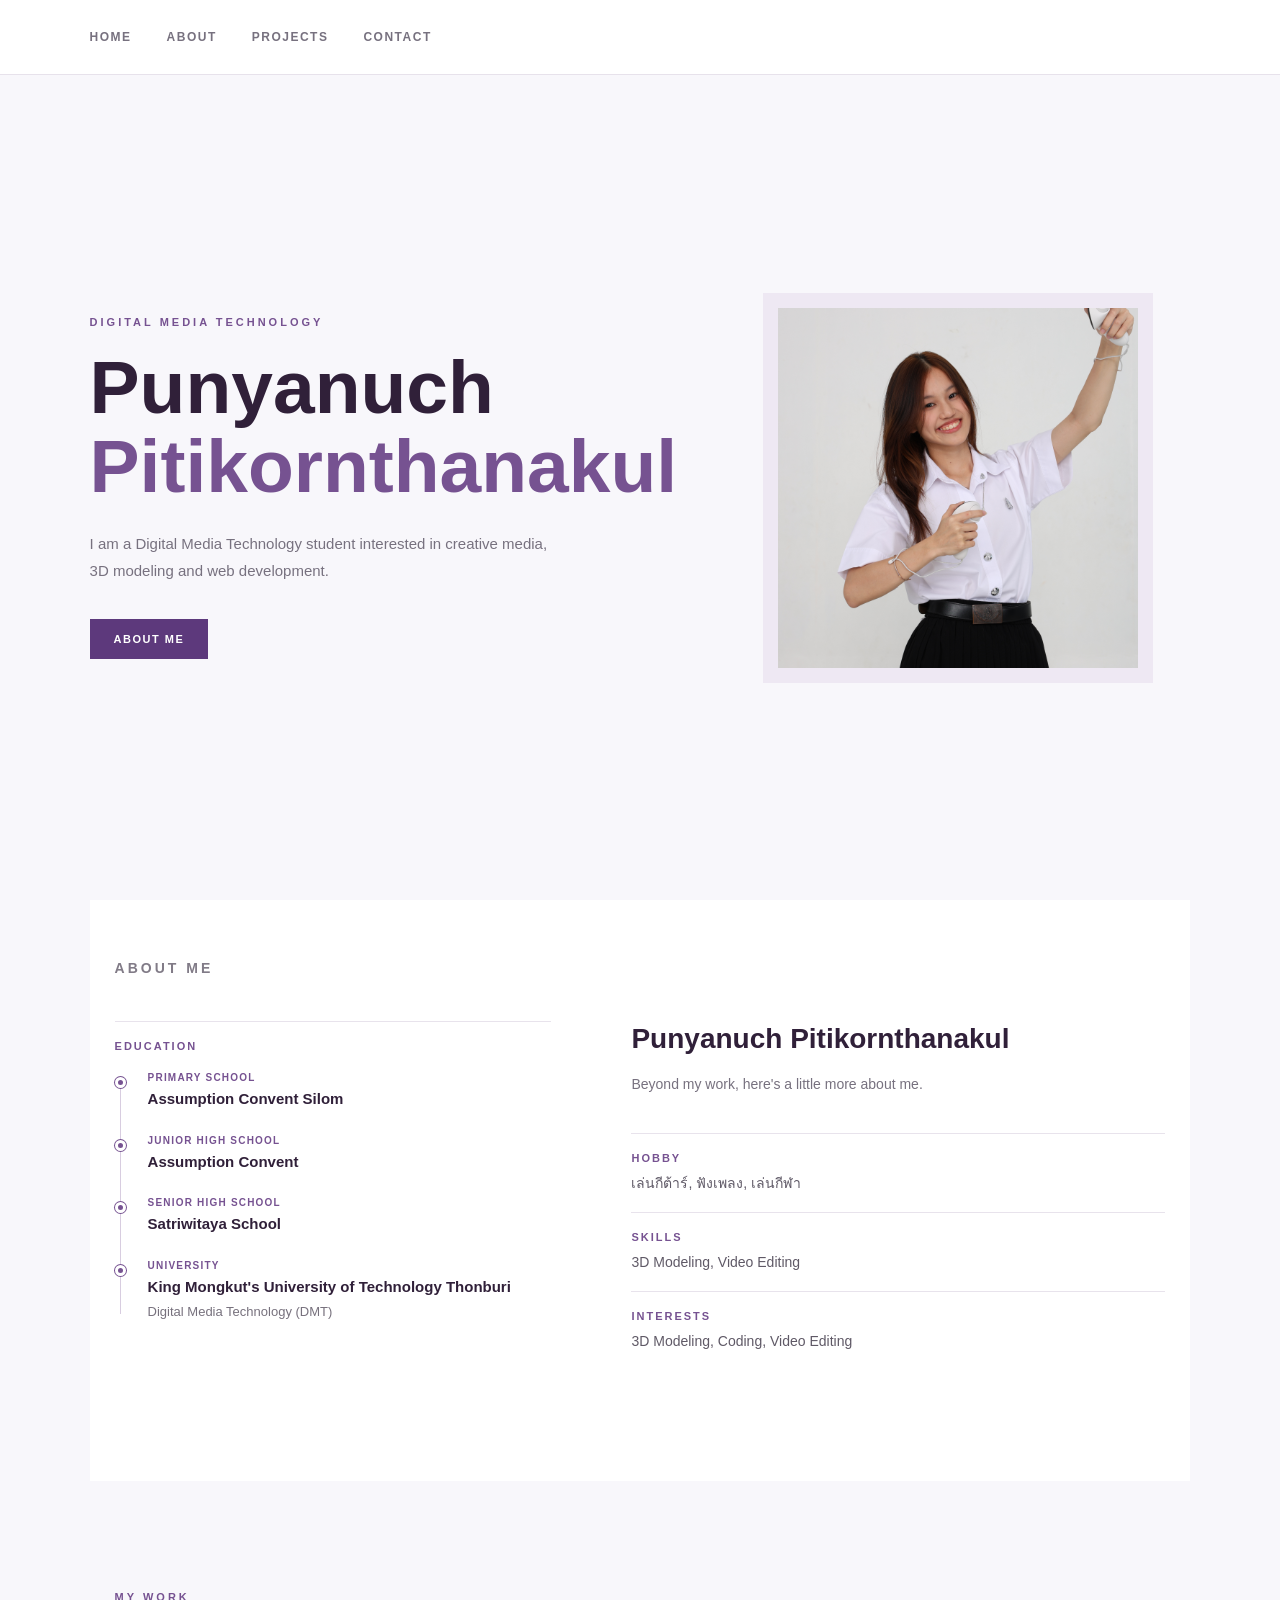
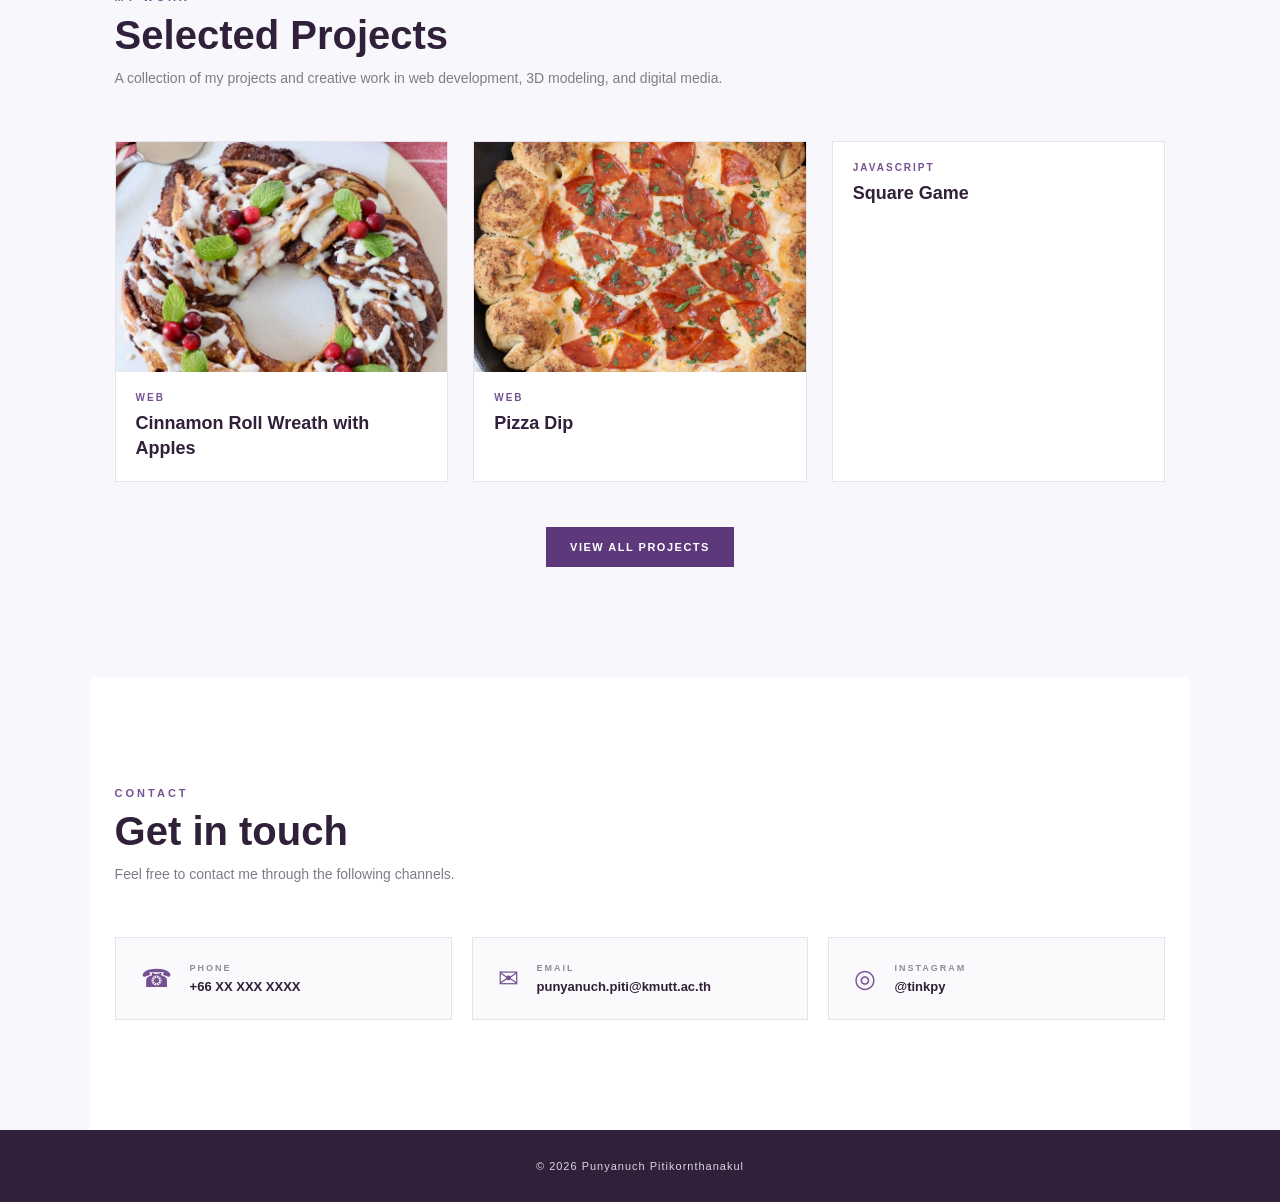
<file: index.html>
<!DOCTYPE html>
<html lang="en">

<head>

    <meta charset="UTF-8">

    <meta name="viewport" content="width=device-width, initial-scale=1.0">

    <title>Punyanuch Pitikornthanakul</title>

    <link rel="stylesheet" href="style.css">

</head>


<body>


    <!-- =========================
         NAVBAR
    ========================== -->

    <header class="navbar">

        <nav>

            <a href="#home">
                HOME
            </a>

            <a href="#about">
                ABOUT
            </a>

            <a href="project.html">
                PROJECTS
            </a>

            <a href="#contact">
                CONTACT
            </a>

        </nav>

    </header>



    <!-- =========================
         HERO
    ========================== -->

    <main>

        <section class="hero" id="home">


            <div class="hero-content">

                <p class="eyebrow">
                    DIGITAL MEDIA TECHNOLOGY
                </p>


                <h1>
                    Punyanuch
                    <span>
                        Pitikornthanakul
                    </span>
                </h1>


                <p class="hero-description">

                    I am a Digital Media Technology student
                    interested in creative media, 3D modeling
                    and web development.

                </p>


                <a href="#about" class="main-button">
                    ABOUT ME
                </a>

            </div>



            <div class="hero-image">

                <div class="image-frame">

                    <img
                        src="me.jpg"
                        alt="Punyanuch Pitikornthanakul"
                    >

                </div>

            </div>


        </section>



        <!-- =========================
             ABOUT
        ========================== -->

        <section class="section about" id="about">


            <div class="section-heading">

                <p class="small-title">
                    ABOUT ME
                </p>

            </div>



            <div class="about-content">


                <!-- =========================
                     EDUCATION
                ========================== -->

                <div class="about-education">


                    <div class="education-block">


                        <h4>
                            EDUCATION
                        </h4>


                        <div class="education-timeline">


                            <!-- Primary -->

                            <div class="education-item">

                                <div class="education-dot"></div>


                                <div class="education-content">

                                    <span class="education-level">
                                        PRIMARY SCHOOL
                                    </span>


                                    <h5>
                                        Assumption Convent Silom
                                    </h5>

                                </div>

                            </div>



                            <!-- Junior High -->

                            <div class="education-item">

                                <div class="education-dot"></div>


                                <div class="education-content">

                                    <span class="education-level">
                                        JUNIOR HIGH SCHOOL
                                    </span>


                                    <h5>
                                        Assumption Convent
                                    </h5>

                                </div>

                            </div>



                            <!-- Senior High -->

                            <div class="education-item">

                                <div class="education-dot"></div>


                                <div class="education-content">

                                    <span class="education-level">
                                        SENIOR HIGH SCHOOL
                                    </span>


                                    <h5>
                                        Satriwitaya School
                                    </h5>

                                </div>

                            </div>



                            <!-- University -->

                            <div class="education-item">

                                <div class="education-dot"></div>


                                <div class="education-content">

                                    <span class="education-level">
                                        UNIVERSITY
                                    </span>


                                    <h5>
                                        King Mongkut's University
                                        of Technology Thonburi
                                    </h5>


                                    <p>
                                        Digital Media Technology (DMT)
                                    </p>

                                </div>

                            </div>


                        </div>

                    </div>


                </div>



                <!-- =========================
                     ABOUT INFORMATION
                ========================== -->

                <div class="about-info">


                    <h3>
                        Punyanuch Pitikornthanakul
                    </h3>


                    <p>

                        Beyond my work, here's a little more about me.

                    </p>



                    <!-- Hobby -->

                    <div class="info-block">

                        <h4>
                            HOBBY
                        </h4>


                        <p>
                            เล่นกีต้าร์, ฟังเพลง, เล่นกีฬา
                        </p>

                    </div>



                    <!-- Skills -->

                    <div class="info-block">

                        <h4>
                            SKILLS
                        </h4>


                        <p>
                            3D Modeling, Video Editing
                        </p>

                    </div>



                    <!-- Interests -->

                    <div class="info-block">

                        <h4>
                            INTERESTS
                        </h4>


                        <p>
                            3D Modeling, Coding, Video Editing
                        </p>

                    </div>

                </div>


            </div>

        </section>




        <!-- =========================
             PROJECT PREVIEW
        ========================== -->

        <section class="section" id="projects">


            <div class="section-heading">

                <p class="small-title">
                    MY WORK
                </p>


                <h2>
                    Selected Projects
                </h2>


                <p>
                    A collection of my projects and creative work in web development, 3D modeling, and digital media.
                </p>

            </div>



            <div class="preview-grid">


                <!-- Project 1 -->

                <div class="preview-card">

                    <img
                        src="cinnamon-5.jpeg"
                        alt="Cinnamon Roll Wreath with Apples"
                    >


                    <div class="preview-info">

                        <p>
                            WEB
                        </p>


                        <h3>
                            Cinnamon Roll Wreath with Apples
                        </h3>

                    </div>

                </div>



                <!-- Project 2 -->

                <div class="preview-card">

                    <img
                        src="pizza-dip-8.jpeg"
                        alt="Pizza Dip"
                    >


                    <div class="preview-info">

                        <p>
                            WEB
                        </p>


                        <h3>
                            Pizza Dip
                        </h3>

                    </div>

                </div>



                <!-- Project 3 -->

                <div class="preview-card">


                    <div class="preview-info">

                        <p>
                            JAVASCRIPT
                        </p>


                        <h3>
                            Square Game
                        </h3>

                    </div>


                </div>


            </div>



            <div class="center-button">

                <a
                    href="project.html"
                    class="main-button"
                >
                    VIEW ALL PROJECTS
                </a>

            </div>


        </section>



        <!-- =========================
             CONTACT
        ========================== -->

        <section class="section contact" id="contact">


            <div class="section-heading">

                <p class="small-title">
                    CONTACT
                </p>


                <h2>
                    Get in touch
                </h2>


                <p>
                    Feel free to contact me through
                    the following channels.
                </p>

            </div>



            <div class="contact-list">


                <!-- Phone -->

                <a
                    href="tel:+66XXXXXXXXX"
                    class="contact-item"
                >

                    <span class="contact-icon">
                        ☎
                    </span>


                    <div>

                        <p>
                            PHONE
                        </p>


                        <h3>
                            +66 XX XXX XXXX
                        </h3>

                    </div>

                </a>



                <!-- Email -->

                <a
                    href="mailto:punyanuch.piti@kmutt.ac.th"
                    class="contact-item"
                >

                    <span class="contact-icon">
                        ✉
                    </span>


                    <div>

                        <p>
                            EMAIL
                        </p>


                        <h3>
                            punyanuch.piti@kmutt.ac.th
                        </h3>

                    </div>

                </a>



                <!-- Instagram -->

                <a
                    href="https://www.instagram.com/tinkpy/"
                    target="_blank"
                    class="contact-item"
                >

                    <span class="contact-icon">
                        ◎
                    </span>


                    <div>

                        <p>
                            INSTAGRAM
                        </p>


                        <h3>
                            @tinkpy
                        </h3>

                    </div>

                </a>


            </div>


        </section>


    </main>



    <!-- =========================
         FOOTER
    ========================== -->

    <footer>

        © 2026 Punyanuch Pitikornthanakul

    </footer>



</body>

</html>
</file>
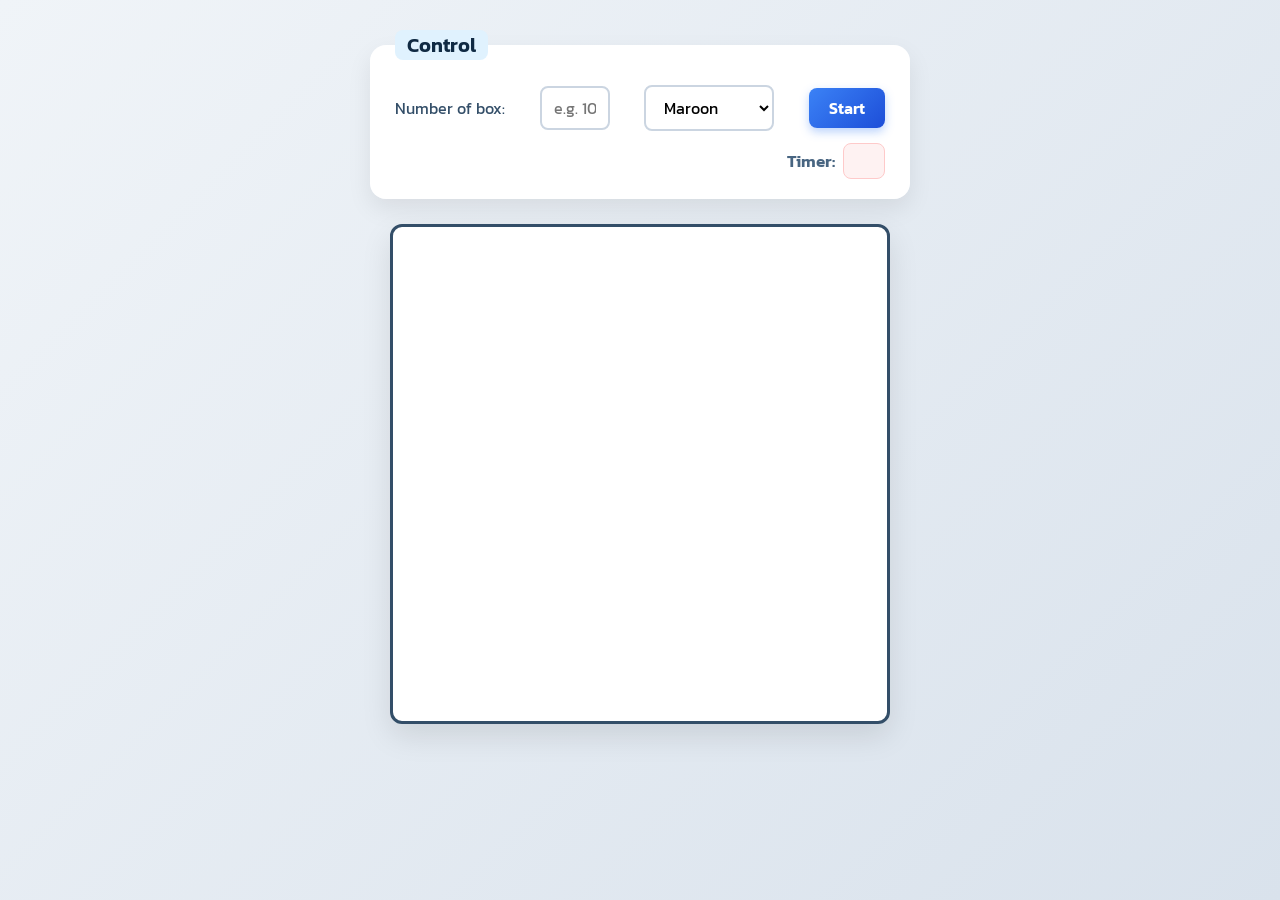
<file: project/assignment7/index.html>
<!DOCTYPE html>
<html lang="en">
	<head>
		<meta charset="UTF-8">
		<meta name="viewport" content="width=device-width, initial-scale=1.0">
		<title>Square game</title>
		<script type="text/javascript" src="game.js"></script>
		<link rel="stylesheet" type="text/css" href="game.css">
	</head>
	<body>
		<!-- these codes were adapted from https://courses.cs.washington.edu/courses/cse154/17sp/lecture/more-dom/code/squares.html  -->

		<fieldset>
			<legend>Control</legend>
			<label for="numbox">Number of box: </label>
			<input type="text" name="numbox" id="numbox" placeholder="e.g. 10">
			<select name="color" id="color">
				<option value="maroon">Maroon</option>
				<option value="lightgreen">Lightgreen</option>
				<option value="magenta">Magenta</option>
			</select>
			<button id="start">Start</button>
			<div id="timerClock"> Timer:
				<div id="clock"></div>
			</div>
		</fieldset>

		<div id="container">
			<div id="layer"></div>
		</div>
	
	</body>
</html>
</file>
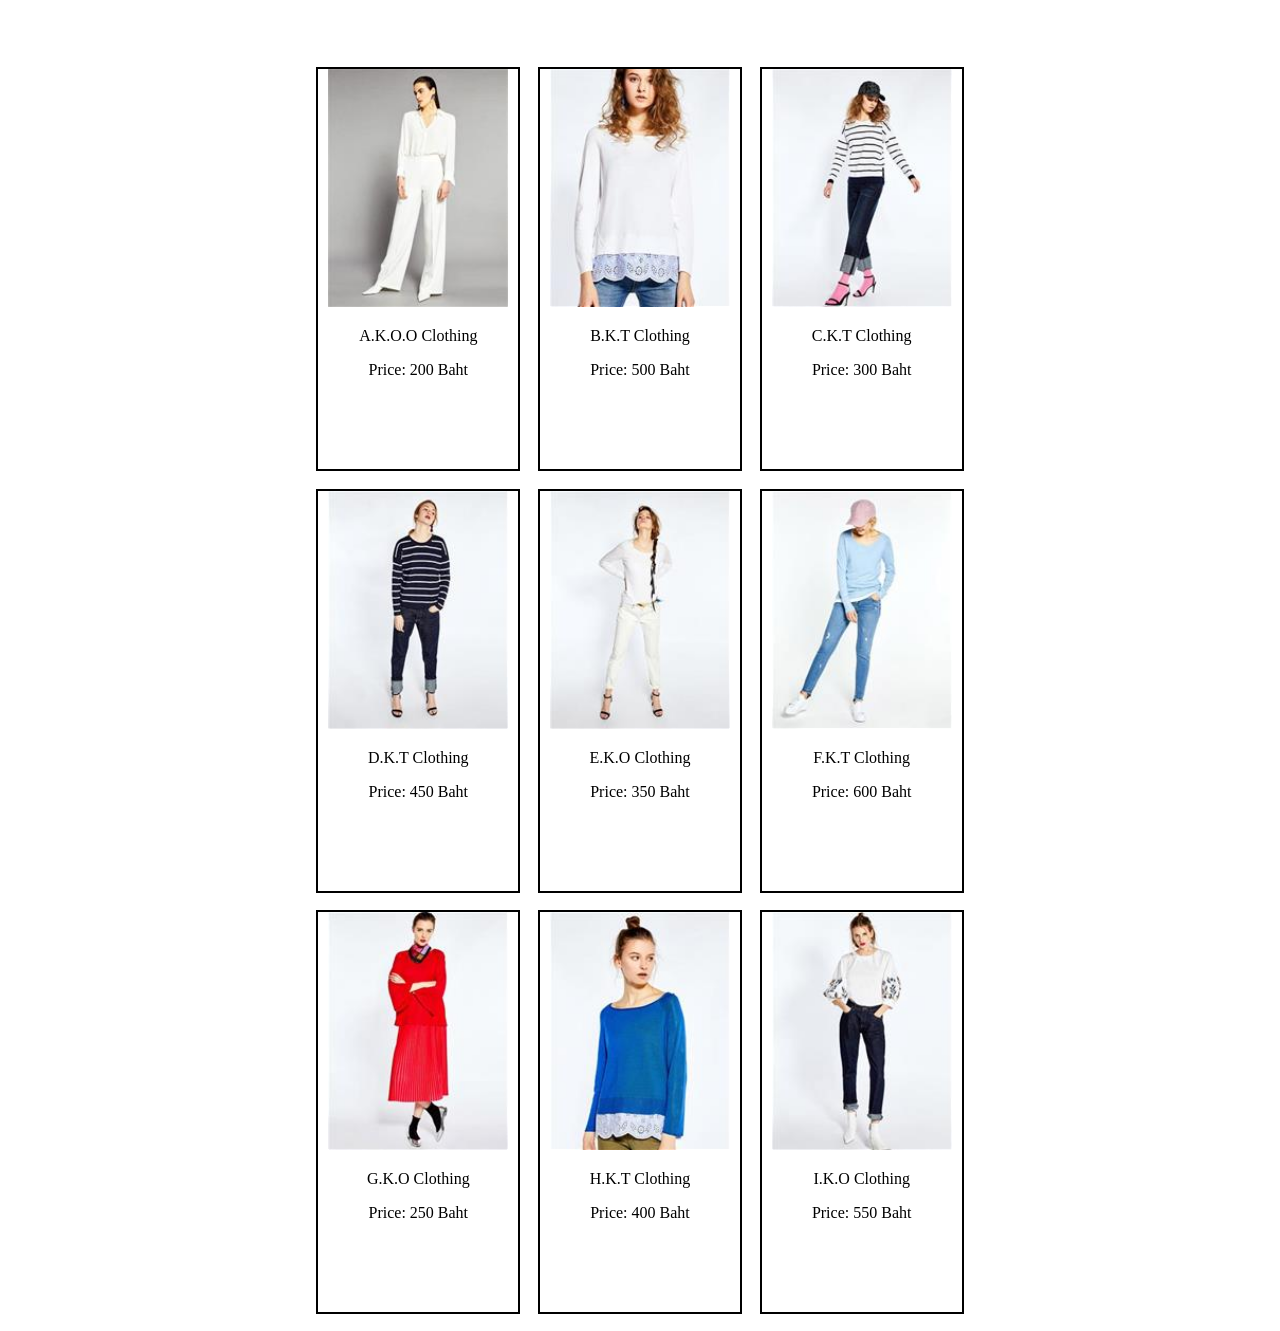
<file: project/assignment8/index.html>
<!DOCTYPE html>
<html>
	<head>
		<meta charset="UTF-8">
		<title>Shopping BKT</title>
		<link rel="stylesheet" href="style.css" type="text/css">
		<script type="text/javascript" src="shopping.js"></script>
	</head>
	<body>
		<div id="nav-top"></div>
		<div id="container">
			<div id="layer">
				<div></div>
				<div></div>
				<div></div>
				<div></div>
				<div></div>
				<div></div>
				<div></div>
				<div></div>
				<div></div>
			</div>
		</div>
	
	</body>
</html>
</file>
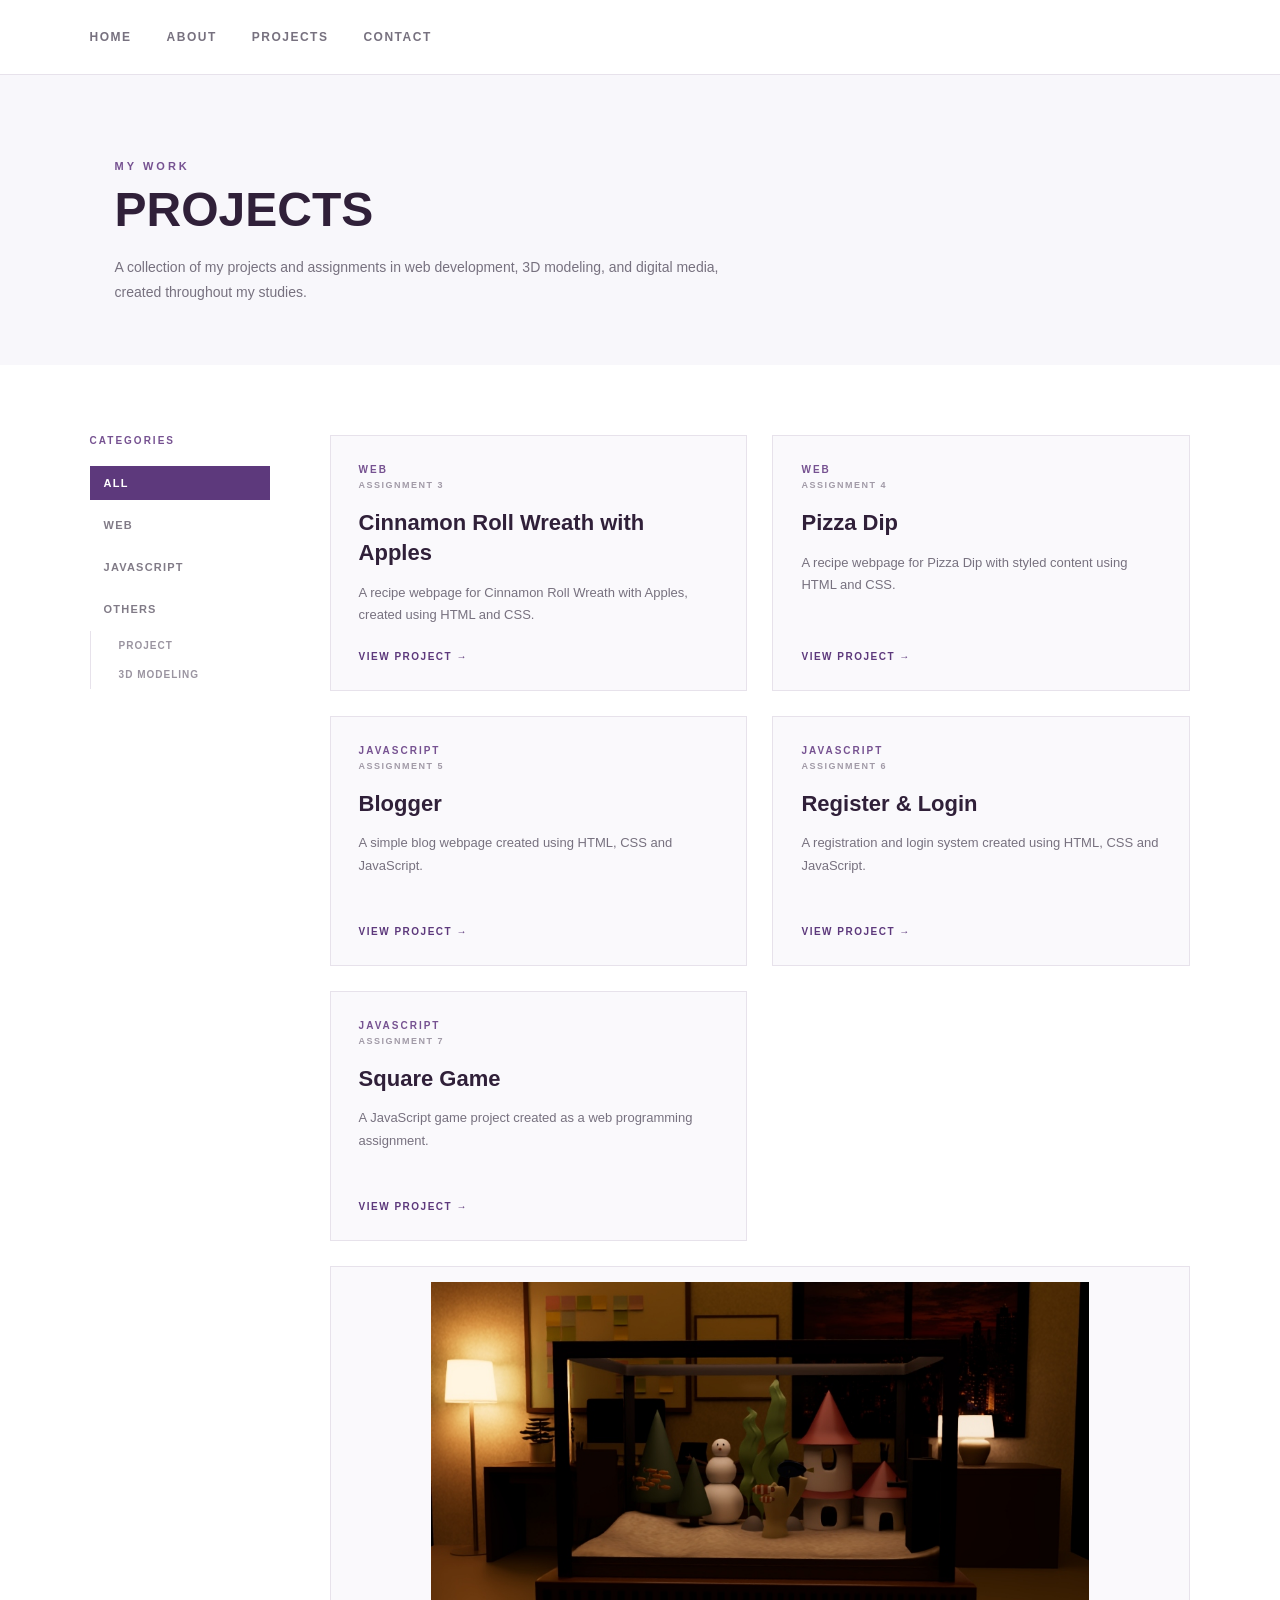
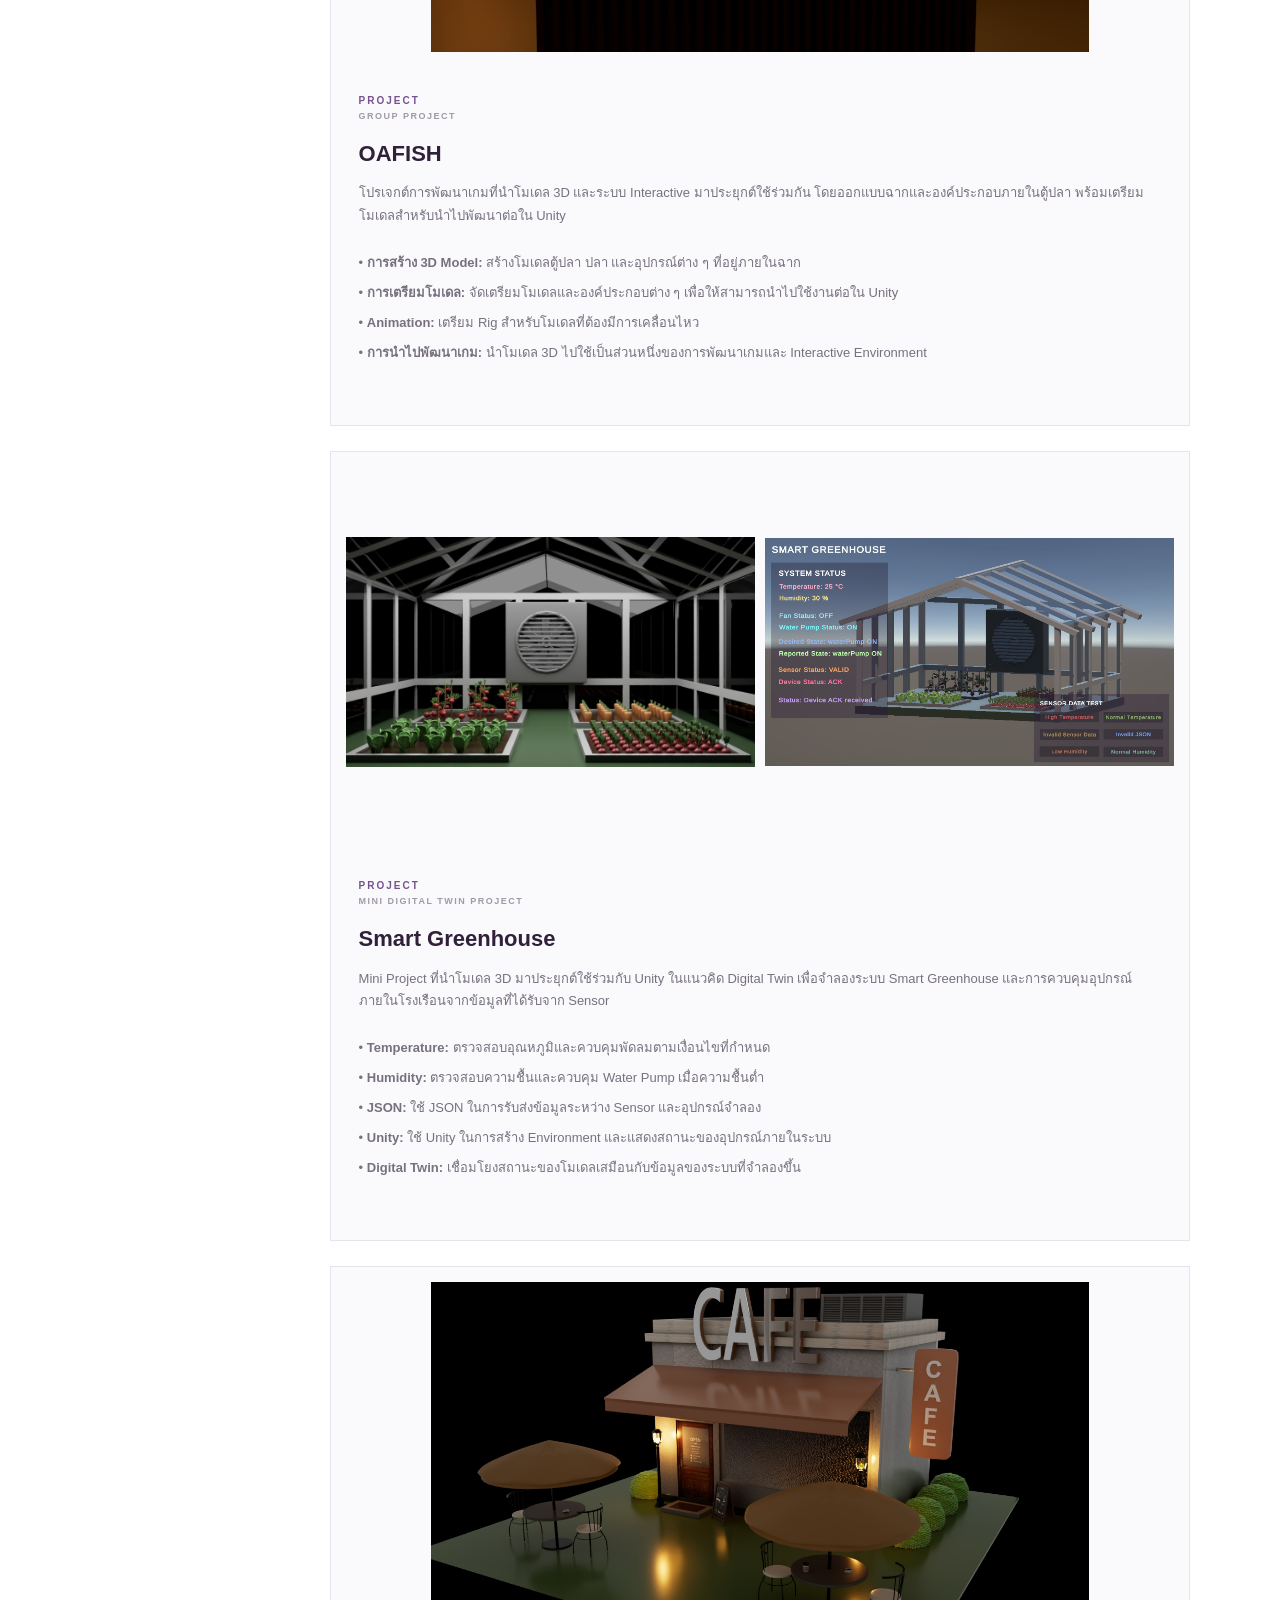
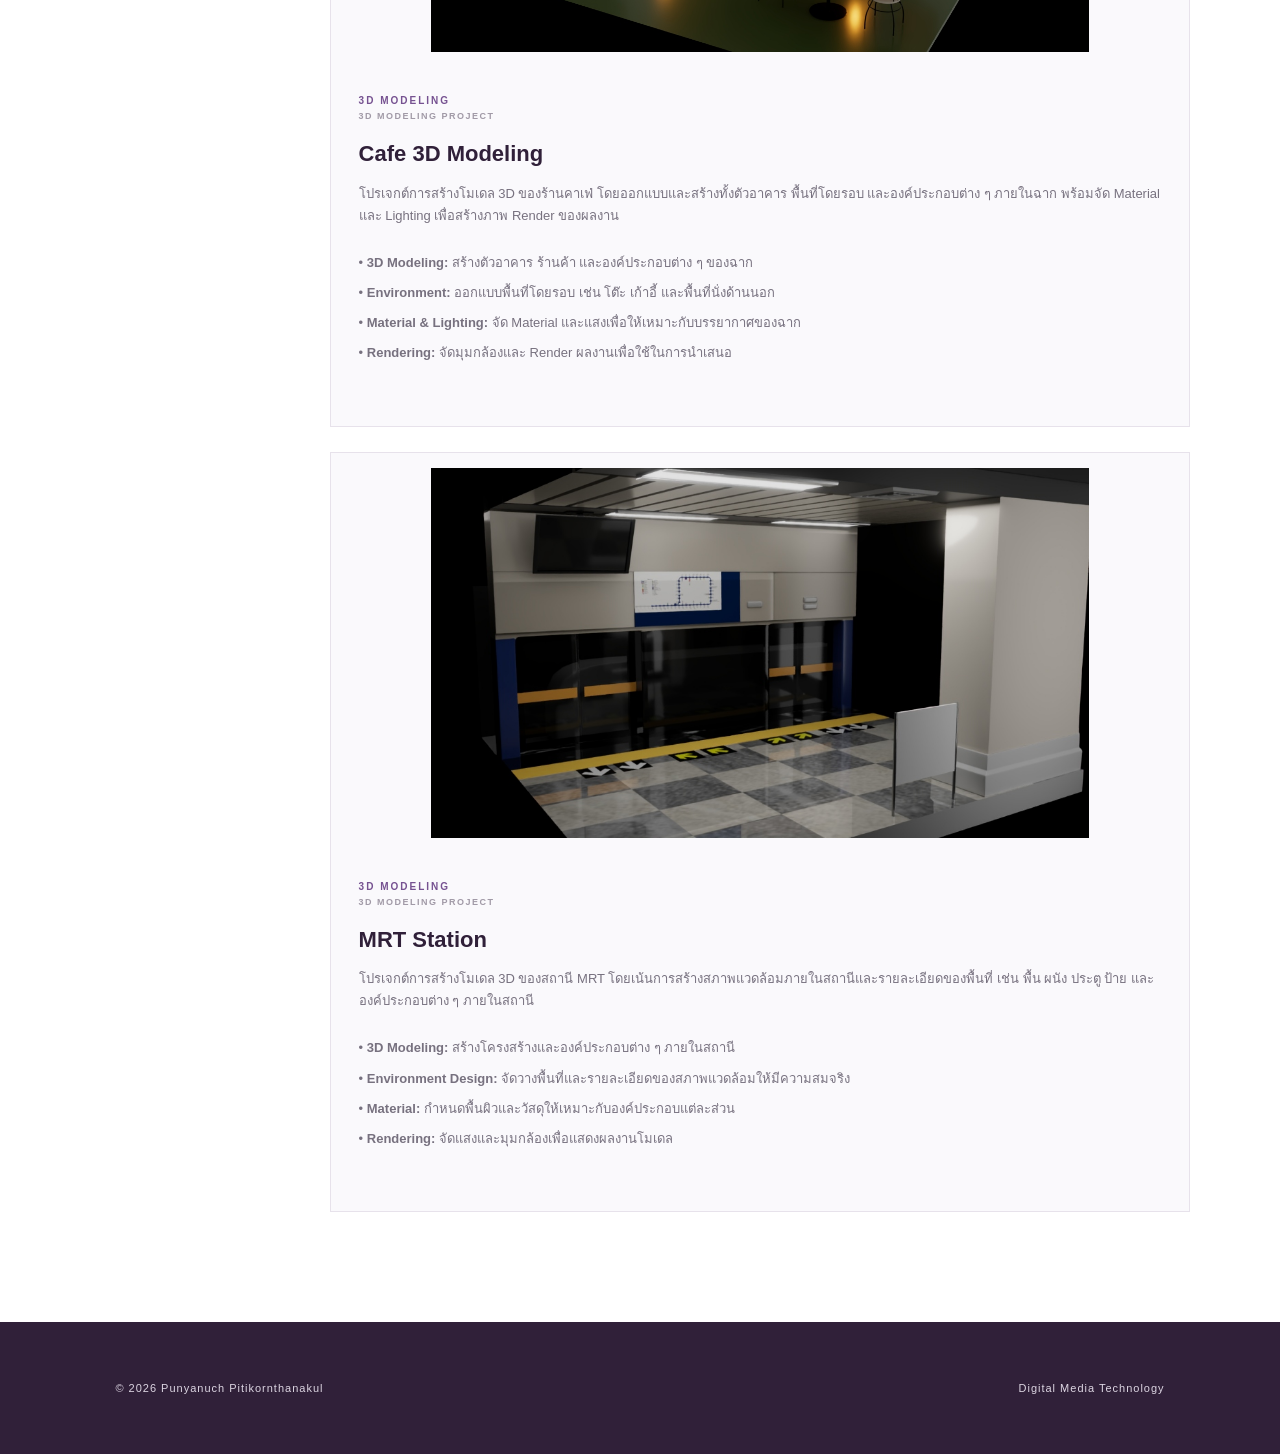
<file: project.html>
<!DOCTYPE html>
<html lang="en">

<head>
    <meta charset="UTF-8">
    <meta name="viewport" content="width=device-width, initial-scale=1.0">

    <title>Projects | Punyanuch Pitikornthanakul</title>

    <link rel="stylesheet" href="style.css">
</head>

<body>

    <!-- NAVIGATION -->
    <header class="navbar">

        <div class="nav-container">

            <nav class="nav-menu">

                <a href="index.html">
                    HOME
                </a>

                <a href="index.html#about">
                    ABOUT
                </a>

                <a href="project.html" class="active">
                    PROJECTS
                </a>

                <a href="index.html#contact">
                    CONTACT
                </a>

            </nav>

        </div>

    </header>


    <!-- PROJECT HEADER -->
    <main>

        <section class="project-header">

            <div class="project-header-container">

                <p class="section-label">
                    MY WORK
                </p>

                <h1>
                    PROJECTS
                </h1>

                <p class="project-intro">
                    A collection of my projects and assignments in web development, 3D modeling, and digital media, created throughout my studies.
                </p>

            </div>

        </section>


        <!-- PROJECTS -->
        <section class="projects-section">

            <div class="projects-container">


                <!-- CATEGORY -->
                <aside class="project-sidebar">

                    <p class="sidebar-title">
                        CATEGORIES
                    </p>

                    <div class="category-list">

                        <button class="category active" data-category="all">
                            ALL
                        </button>

                        <button class="category" data-category="web">
                            WEB
                        </button>

                        <button class="category" data-category="javascript">
                            JAVASCRIPT
                        </button>

                        <button class="category" data-category="others">
                            OTHERS
                        </button>

                        <div class="sub-category-list">

                            <button class="category sub-category" data-category="project">
                                PROJECT
                            </button>

                            <button class="category sub-category" data-category="3d-modeling">
                                3D MODELING
                            </button>

                        </div>

                    </div>

                </aside>


                <!-- PROJECT LIST -->
                <section class="project-content">

                    <div id="project-list" class="project-grid">
                    </div>

                </section>

            </div>

        </section>

    </main>


    <!-- FOOTER -->
    <footer class="footer">

        <div class="footer-container">

            <p>
                © 2026 Punyanuch Pitikornthanakul
            </p>

            <p>
                Digital Media Technology
            </p>

        </div>

    </footer>


    <script src="project.js"></script>

</body>

</html>
</file>
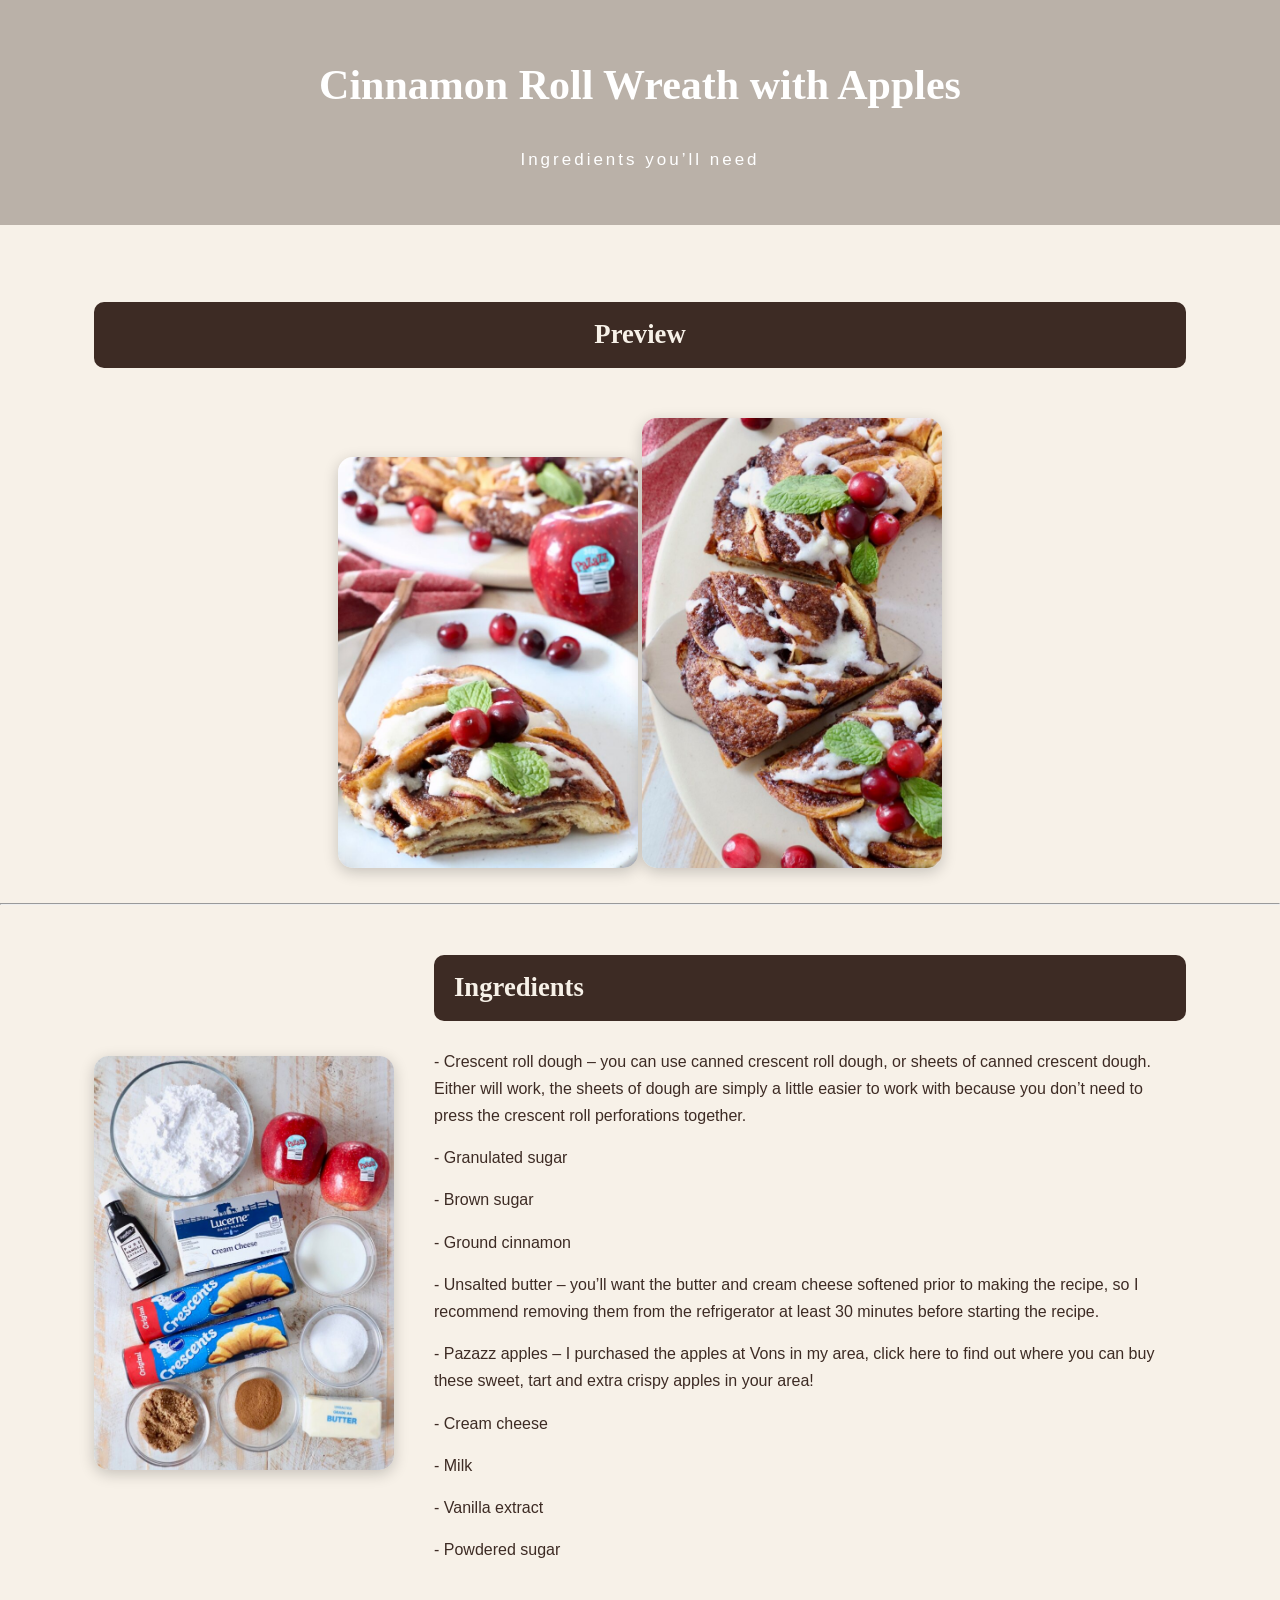
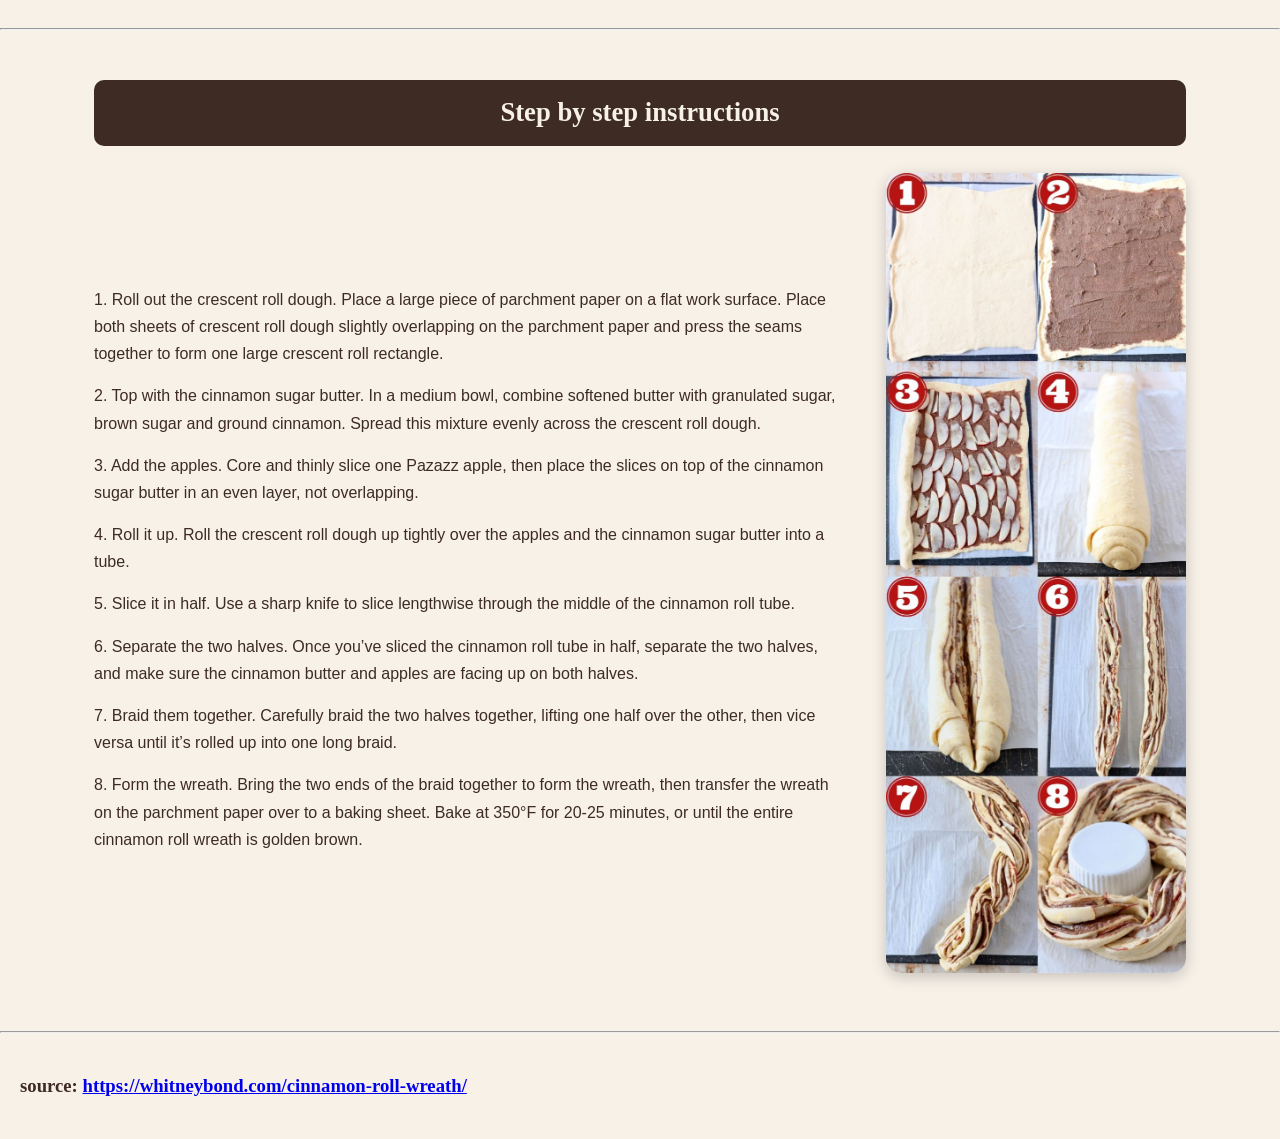
<file: project/assignment3/recipe.html>
<!DOCTYPE html>
<html>

<head>
	<meta charset='utf-8'>
	<meta http-equiv='X-UA-Compatible' content='IE=edge'>
	<title>Cinnamon Roll Wreath with Apples</title>
	<meta name='viewport' content='width=device-width, initial-scale=1'>
	<link rel="stylesheet" href='Main.css'>

</head>

<body>
	<header>
		<h1>Cinnamon Roll Wreath with Apples</h1>
		<p>Ingredients you’ll need</p>
	</header>
	<br>
	<div class="layout2">
		<h2>Preview</h2>
	</div>
	<section class="image-content img">

		<div class="photo-stack">
			<img src="pic/cinnamon-3.jpeg" alt="Cinnamon Roll">
			<img src="pic/cinnamon-4.jpeg" alt="Cinnamon Roll">
		</div>

	</section>
	<br>
	<hr>
	<div class="layout">

		<div class="content-row">

			<div class="image-content">
				<img src="pic/cinnamon-1.jpeg" alt="Cinnamon">
			</div>

			<div class="text-content">
				<h2>Ingredients</h2>
				<br>
				<p>
					- Crescent roll dough – you can use canned crescent roll dough, or
					sheets of canned crescent dough. Either will work, the sheets of dough are simply a little easier to
					work with
					because you don’t need to press the crescent roll perforations together.
				</p>

				<p>- Granulated sugar</p>
				<p>- Brown sugar</p>
				<p>- Ground cinnamon</p>

				<p>
					- Unsalted butter – you’ll want the butter and cream cheese softened prior to making the recipe,
					so I recommend removing them from the refrigerator at least 30 minutes before starting the recipe.
				</p>

				<p>
					- Pazazz apples – I purchased the apples at Vons in my area, click here to find out where you can
					buy these
					sweet, tart and extra crispy apples in your area!
				</p>

				<p>- Cream cheese</p>
				<p>- Milk</p>
				<p>- Vanilla extract</p>
				<p>- Powdered sugar</p>
			</div>

		</div>
	</div>

	<hr>
	<div class="layout2">

		<h2>Step by step instructions</h2>
		<br>
		<div class="content-row">

			<div class="text-content">
				<p>
					1. Roll out the crescent roll dough. Place a large piece of parchment paper
					on a flat work surface. Place both sheets of crescent roll dough slightly
					overlapping on the parchment paper and press the seams together to form one
					large crescent roll rectangle.
				</p>

				<p>
					2. Top with the cinnamon sugar butter. In a medium bowl, combine softened
					butter with granulated sugar, brown sugar and ground cinnamon. Spread this
					mixture evenly across the crescent roll dough.
				</p>

				<p>
					3. Add the apples. Core and thinly slice one Pazazz apple, then place the
					slices on top of the cinnamon sugar butter in an even layer, not overlapping.
				</p>

				<p>
					4. Roll it up. Roll the crescent roll dough up tightly over the apples and
					the cinnamon sugar butter into a tube.
				</p>

				<p>
					5. Slice it in half. Use a sharp knife to slice lengthwise through the middle
					of the cinnamon roll tube.
				</p>

				<p>
					6. Separate the two halves. Once you’ve sliced the cinnamon roll tube in half,
					separate the two halves, and make sure the cinnamon butter and apples are facing
					up on both halves.
				</p>

				<p>
					7. Braid them together. Carefully braid the two halves together, lifting one
					half over the other, then vice versa until it’s rolled up into one long braid.
				</p>

				<p>
					8. Form the wreath. Bring the two ends of the braid together to form the wreath,
					then transfer the wreath on the parchment paper over to a baking sheet.
					Bake at 350°F for 20-25 minutes, or until the entire cinnamon roll wreath
					is golden brown.
				</p>
			</div>

			<div class="image-content">
				<img src="./pic/cinnamon-2.jpeg" alt="Cinnamon Roll Wreath">
			</div>

		</div>

	</div>
	<hr>
	<br>
	<h3 class="link">
		source:
		<a href="https://whitneybond.com/cinnamon-roll-wreath/">
			https://whitneybond.com/cinnamon-roll-wreath/
		</a>
	</h3>
	<br>

</body>

</html>
</file>
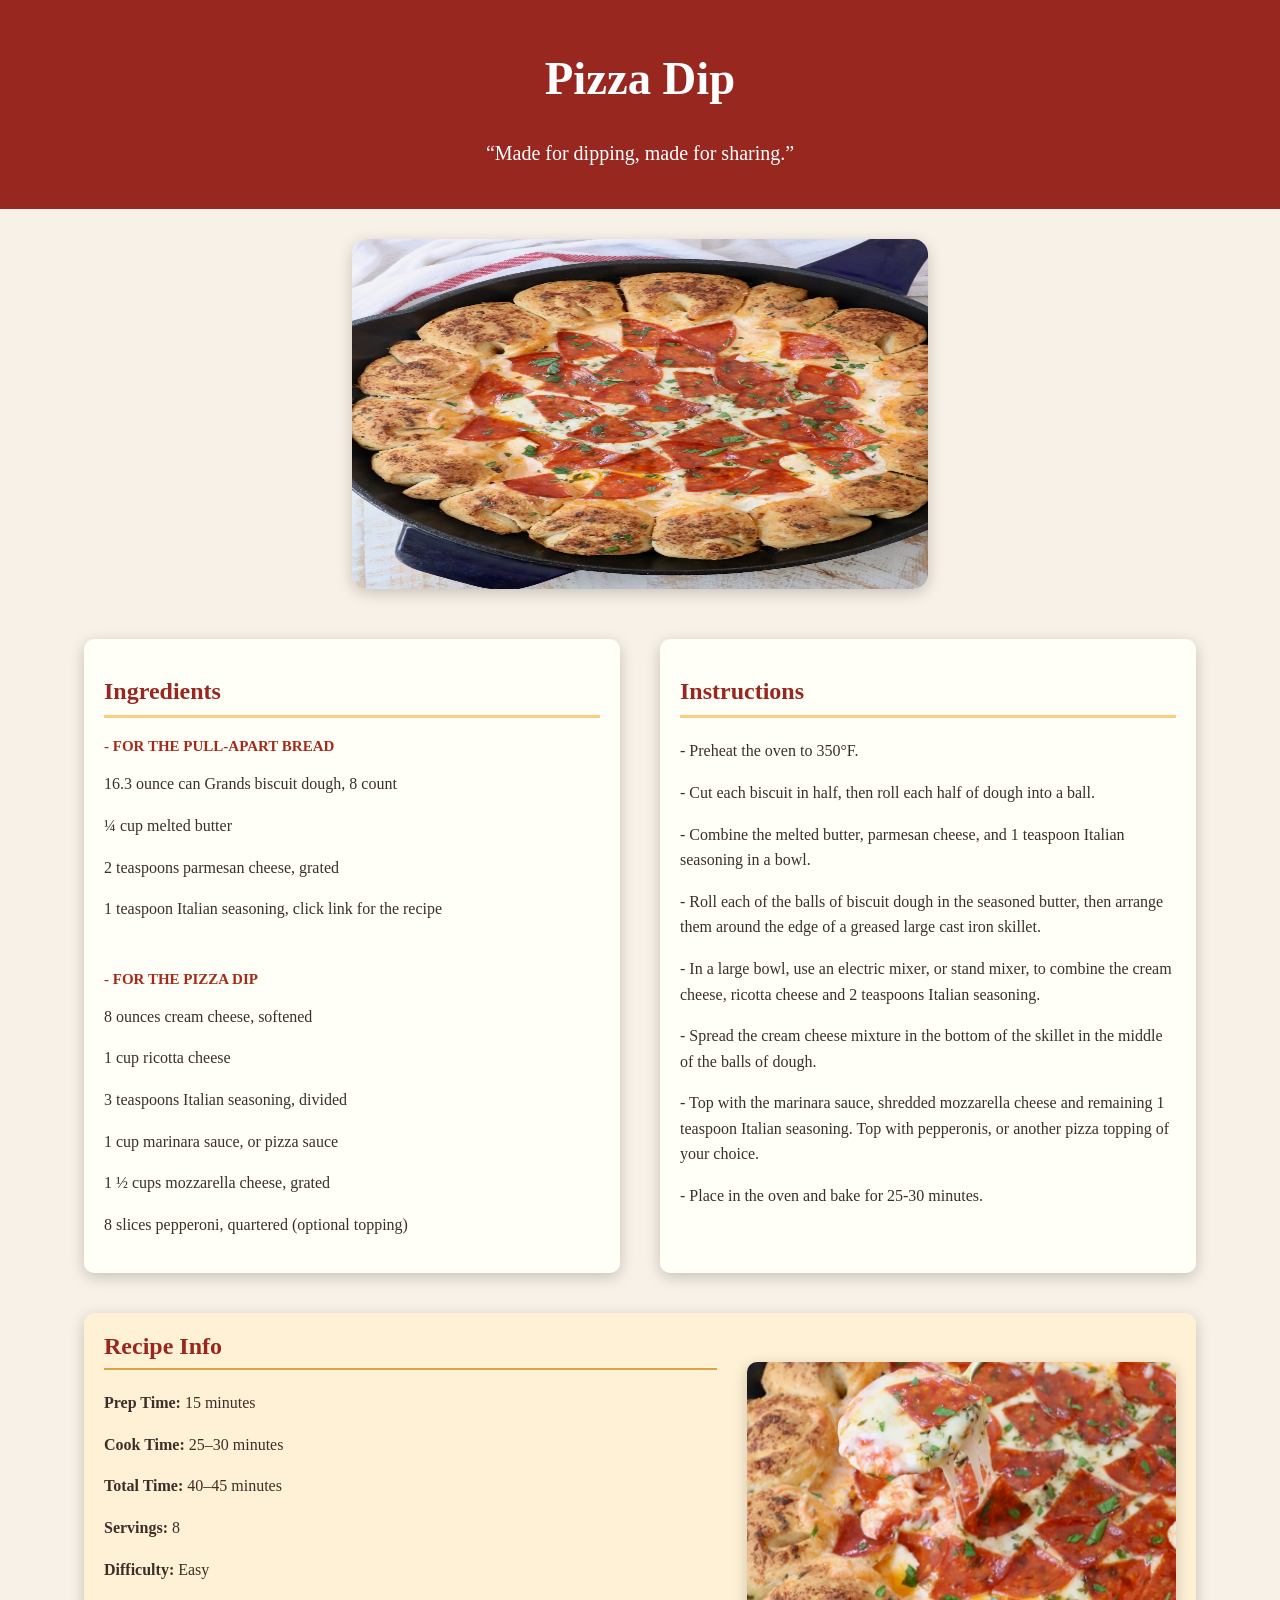
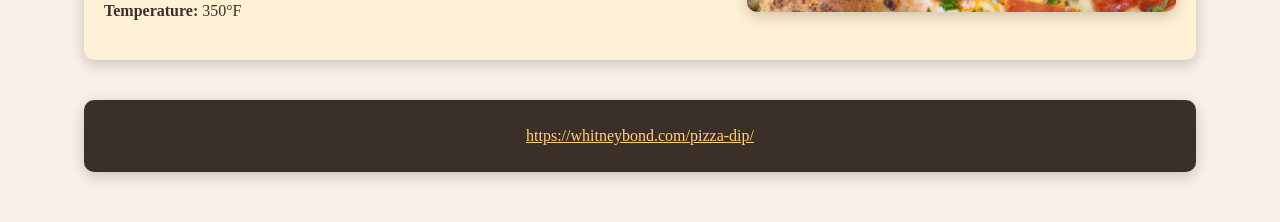
<file: project/assignment4/recipe.html>
<!DOCTYPE html>
<html>

<head>
	<meta charset='utf-8'>
	<meta http-equiv='X-UA-Compatible' content='IE=edge'>
	<title>Gluten Free General Tso’s Chicken</title>
	<meta name='viewport' content='width=device-width, initial-scale=1'>
	<link rel='stylesheet' type='text/css' media='screen' href='main.css'>
</head>

<body>
	<header>
		<div class="head">
			<h1>Pizza Dip</h1>
			<p>“Made for dipping, made for sharing.”</p>
		</div>
	</header>
	<div class="image-box">
		<img src="pic/pizza-dip-8.jpeg" alt="Pizza Dip">
	</div>
	<div class="grid-container">
		<div id="main1">
			<h2>Ingredients</h2>
			<h3>- FOR THE PULL-APART BREAD</h3>

			<p>16.3 ounce can Grands biscuit dough, 8 count</p>
			<p>¼ cup melted butter</p>
			<p>2 teaspoons parmesan cheese, grated</p>
			<p>1 teaspoon Italian seasoning, click link for the recipe</p>
			<br>
			<h3>- FOR THE PIZZA DIP</h3>

			<p>8 ounces cream cheese, softened</p>
			<p>1 cup ricotta cheese</p>
			<p>3 teaspoons Italian seasoning, divided</p>
			<p>1 cup marinara sauce, or pizza sauce</p>
			<p>1 ½ cups mozzarella cheese, grated</p>
			<p>8 slices pepperoni, quartered (optional topping)</p>
		</div>
		<div id="main2">
			<h2>Instructions</h2>

			<p>- Preheat the oven to 350°F.</p>
			<p>- Cut each biscuit in half, then roll each half of dough into a ball.</p>
			<p>- Combine the melted butter, parmesan cheese, and 1 teaspoon Italian seasoning in a bowl.</p>
			<p>- Roll each of the balls of biscuit dough in the seasoned butter, then arrange them around the edge of a
				greased
				large cast iron skillet.</p>
			<p>- In a large bowl, use an electric mixer, or stand mixer, to combine the cream cheese, ricotta cheese and
				2
				teaspoons Italian seasoning.</p>
			<p>- Spread the cream cheese mixture in the bottom of the skillet in the middle of the balls of dough.</p>
			<p>- Top with the marinara sauce, shredded mozzarella cheese and remaining 1 teaspoon Italian seasoning. Top
				with
				pepperonis, or another pizza topping of your choice.</p>
			<p>- Place in the oven and bake for 25-30 minutes.</p>
		</div>

		<div id="right">
			<div id="info">
				<h2>Recipe Info</h2>

				<p><b>Prep Time:</b> 15 minutes</p>
				<p><b>Cook Time:</b> 25–30 minutes</p>
				<p><b>Total Time:</b> 40–45 minutes</p>
				<p><b>Servings:</b> 8</p>
				<p><b>Difficulty:</b> Easy</p>
				<p><b>Temperature:</b> 350°F</p>
			</div>
			<div class="image-box">
				<img src="pic/pizza-dip-9.jpeg" alt="Pizza Dip">
			</div>
		</div>

		<div id="footer">
			<a href="https://whitneybond.com/pizza-dip/">
				https://whitneybond.com/pizza-dip/
			</a>
		</div>
	</div>

</body>

</html>
</file>
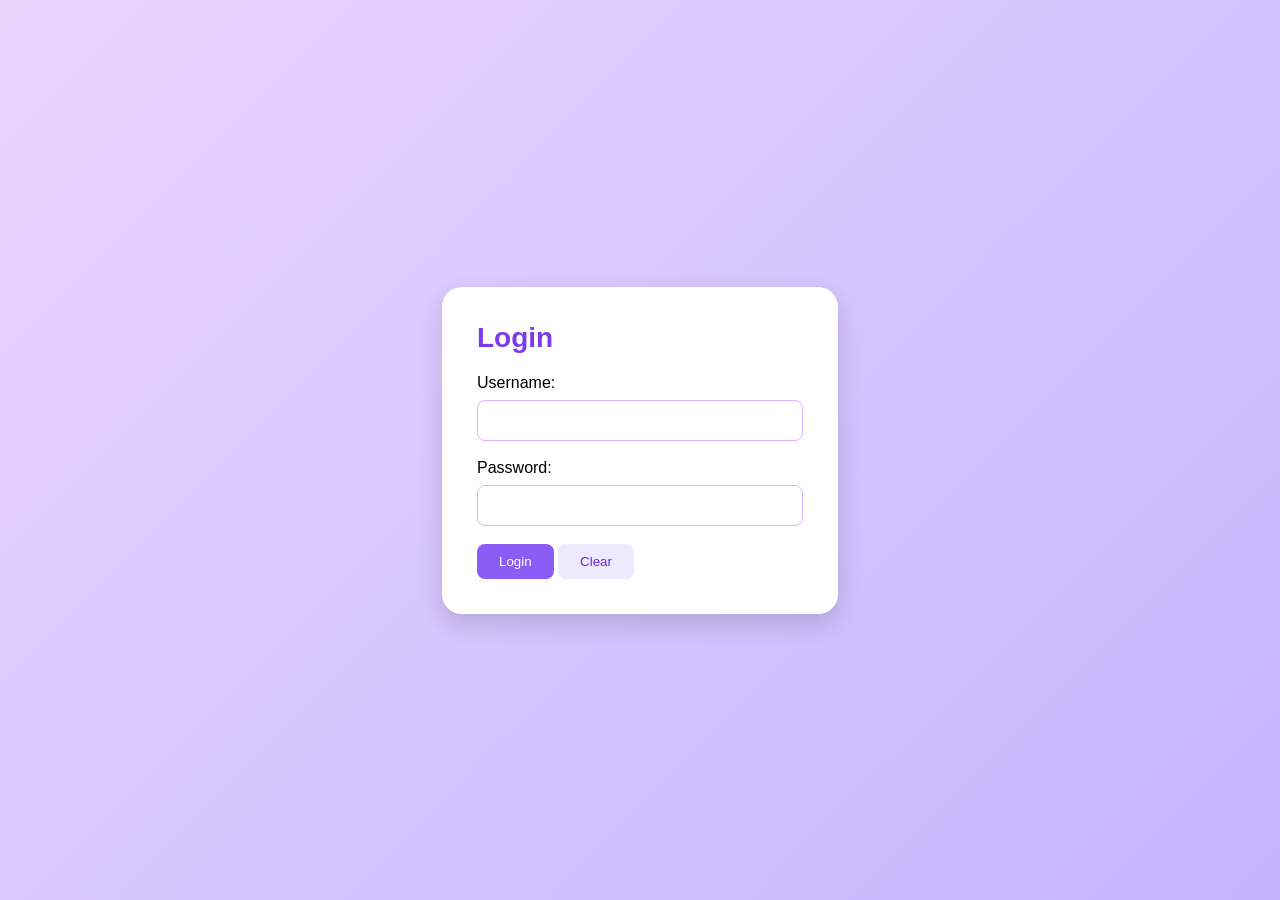
<file: project/assignment6/login.html>
<!DOCTYPE html>
<html>
	<head>
		<meta charset="UTF-8">
		<title>Login</title>
		<script type="text/javascript" src="login.js"></script>
		<link rel='stylesheet' type='text/css' href='login.css'>
	</head>
	<body>
		<form name="myLogin" id = "myLogin">
			<fieldset>
				<div class="title">Login</div>
				Username: 
				<input type="text" name="username" id="username" required>
				<br>
				Password: 
				<input type="password" name="password" required>
				<br>
				<input type="submit" value="Login" id="loginBtn">
				<input type="reset" value="Clear" id="clearBtn">

			</fieldset>
			

		</form>
		
	</body>
</html>
</file>
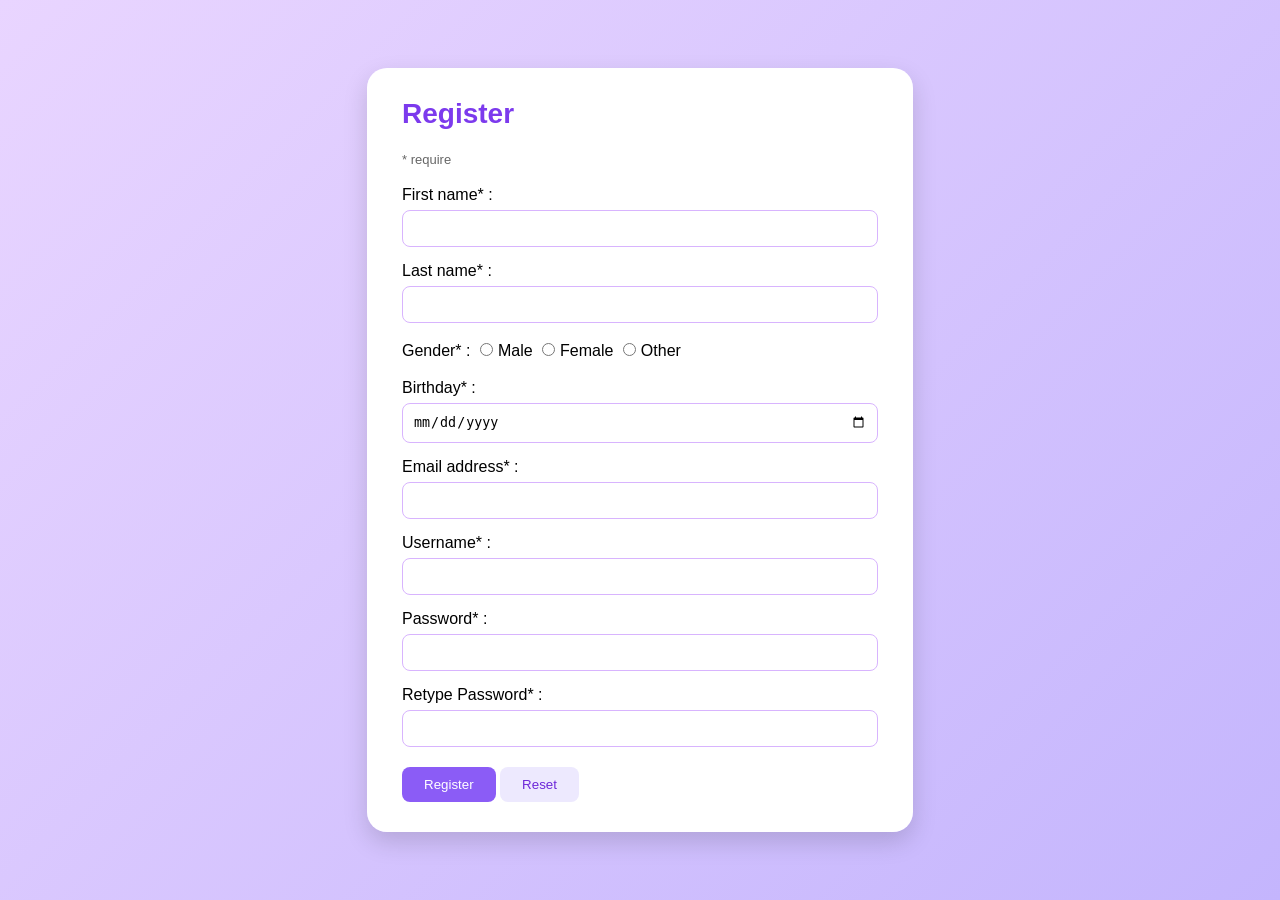
<file: project/assignment6/register.html>
<!DOCTYPE html>
<html>

<head>
	<meta charset="UTF-8">
	<title>Register</title>
	<script type="text/javascript" src="register.js"></script>
	<link rel='stylesheet' type='text/css' href='register.css'>
</head>

<body>
	<form name="myRegister" id="myRegister" action="login.html">
		<fieldset>
			<div class="title">Register</div>
				<span>* require</span> <br>
				<span id="errormsg"></span> <br>
				First name* :
				<input type="text" name="firstname" required>
				Last name* :
				<input type="text" name="lastname">
				<br>
				Gender* :
				<input type="radio" name="gender" value="male">Male
				<input type="radio" name="gender" value="female">Female
				<input type="radio" name="gender" value="other">Other
				<br>
				<br>
				Birthday* :
				<input type="date" name="bday" value="">
				<br>
				Email address* :
				<input type="email" name="email">
				<br>
				Username* :
				<input type="text" name="username">
				<br>
				Password* :
				<input type="password" name="password" required>
				<br>
				Retype Password* :
				<input type="password" name="password" required>
				<br>
				<input type="submit" value="Register" id="registerBtn">
				<input type="reset" value="Reset" id="resetBtn">
		</fieldset>
	</form>


</body>

</html>
</file>
<file: style.css>
/* =========================
   RESET
========================= */

* {
    margin: 0;
    padding: 0;
    box-sizing: border-box;
}

html {
    scroll-behavior: smooth;
}

body {
    font-family: Arial, Helvetica, sans-serif;
    background: #f8f7fb;
    color: #292331;
}


/* =========================
   NAVBAR
========================= */

.navbar {
    position: sticky;
    top: 0;
    z-index: 100;

    width: 100%;
    height: 75px;

    display: flex;
    align-items: center;
    justify-content: space-between;

    padding: 0 7%;

    background: #ffffff;

    border-bottom: 1px solid #e7e2eb;
}

.logo {
    text-decoration: none;
    color: #302039;
    font-size: 18px;
    font-weight: 700;
    letter-spacing: 2px;
}

.navbar nav {
    display: flex;
    gap: 35px;
}

.navbar nav a {
    text-decoration: none;
    color: #77717f;
    font-size: 12px;
    font-weight: 600;
    letter-spacing: 1.5px;
    transition: 0.3s;
}

.navbar nav a:hover {
    color: #5d397c;
}


/* =========================
   COMMON SECTION
========================= */

.section {
    width: 86%;
    max-width: 1200px;
    margin: auto;
    padding: 110px 25px;
}

.section-heading {
    margin-bottom: 55px;
}

.small-title {
    color: #765291;
    font-size: 11px;
    font-weight: 700;
    letter-spacing: 3px;
    margin-bottom: 10px;
}

.section-heading h2 {
    color: #302039;
    font-size: 40px;
    margin-bottom: 12px;
}

.section-heading > p:last-child {
    color: #817b87;
    font-size: 14px;
}


/* =========================
   HERO
========================= */

.hero {
    min-height: calc(100vh - 75px);
    width: 86%;
    max-width: 1200px;
    margin: auto;

    display: grid;
    grid-template-columns: 1.1fr 0.9fr;
    align-items: center;
    gap: 70px;
}

.hero-content {
    min-width: 0;
}

.eyebrow {
    color: #765291;
    font-size: 11px;
    font-weight: 700;
    letter-spacing: 3px;
    margin-bottom: 20px;
}

.hero h1 {
    color: #302039;
    font-size: clamp(45px, 6vw, 75px);
    line-height: 1.05;
    margin-bottom: 25px;
}

.hero h1 span {
    color: #765291;
}

.hero-description {
    max-width: 480px;
    color: #77717f;
    font-size: 15px;
    line-height: 1.8;
    margin-bottom: 35px;
}


/* =========================
   BUTTON
========================= */

.main-button {
    display: inline-block;
    padding: 14px 24px;
    background: #5d397c;
    color: #ffffff;
    text-decoration: none;
    font-size: 11px;
    font-weight: 700;
    letter-spacing: 1.5px;
    transition: 0.3s;
}

.main-button:hover {
    background: #43275b;
    transform: translateY(-2px);
}


/* =========================
   HERO IMAGE
========================= */

.hero-image {
    display: flex;
    justify-content: center;
}

.image-frame {
    width: min(390px, 100%);
    aspect-ratio: 1 / 1;
    padding: 15px;
    background: #eee8f3;
}

.image-frame img {
    width: 100%;
    height: 100%;
    object-fit: cover;
    display: block;
}


/* =========================
   ABOUT
========================= */

.about {
    background: #ffffff;
    padding-top: 60px;
}

.about .section-heading {
    margin-bottom: 45px;
}

.about-content {
    display: grid;
    grid-template-columns: 0.9fr 1.1fr;
    gap: 80px;
    align-items: start;
}


/* =========================
   ABOUT EDUCATION
========================= */

.about-education {
    width: 100%;
    border-top: 1px solid #e8e3ec;
    padding-top: 18px;
}

.about-education .education-block {
    margin-top: 0;
}

.about-education .education-block > h4 {
    color: #765291;
    font-size: 11px;
    font-weight: 700;
    letter-spacing: 2px;
    margin-bottom: 20px;
}


/* =========================
   ABOUT INFO
========================= */

.about-info h3 {
    color: #302039;
    font-size: 28px;
    line-height: 1.3;
    margin-bottom: 15px;
}

.about-info > p {
    color: #77717f;
    font-size: 14px;
    line-height: 1.8;
    max-width: 600px;
    margin-bottom: 35px;
}


/* =========================
   INFO BLOCK
========================= */

.info-block {
    padding: 18px 0;
    border-top: 1px solid #e8e3ec;
}

.info-block h4 {
    color: #765291;
    font-size: 11px;
    letter-spacing: 2px;
    margin-bottom: 8px;
}

.info-block p {
    color: #5f5966;
    font-size: 14px;
    line-height: 1.6;
}


/* =========================
   EDUCATION TIMELINE
========================= */

.education-timeline {
    position: relative;
    margin-top: 20px;
    padding-left: 25px;
}

.education-timeline::before {
    content: "";
    position: absolute;
    left: 5px;
    top: 8px;
    bottom: 8px;
    width: 1px;
    background: #d8cde0;
}

.education-item {
    position: relative;
    padding-bottom: 24px;
}

.education-item:last-child {
    padding-bottom: 0;
}

.education-dot {
    position: absolute;
    left: -25px;
    top: 5px;
    width: 11px;
    height: 11px;
    border-radius: 50%;
    background: #765291;
    border: 3px solid #ffffff;
    box-shadow: 0 0 0 1px #765291;
}

.education-content {
    padding-left: 8px;
}

.education-level {
    display: block;
    margin-bottom: 5px;
    color: #765291;
    font-size: 10px;
    font-weight: 700;
    letter-spacing: 1.2px;
}

.education-content h5 {
    margin: 0;
    color: #302039;
    font-size: 15px;
    font-weight: 600;
    line-height: 1.5;
}

.education-content p {
    margin-top: 4px;
    color: #77717d;
    font-size: 13px;
    line-height: 1.5;
}


/* =========================
   PROJECT PREVIEW
========================= */

.preview-grid {
    display: grid;
    grid-template-columns: repeat(3, 1fr);
    gap: 25px;
}

.preview-card {
    background: #ffffff;
    border: 1px solid #e7e2eb;
    overflow: hidden;
    transition: 0.3s;
}

.preview-card:hover {
    transform: translateY(-5px);
    box-shadow: 0 12px 30px rgba(55, 37, 70, 0.08);
}

.preview-card img {
    width: 100%;
    height: 230px;
    object-fit: cover;
    display: block;
}

.preview-info {
    padding: 20px;
}

.preview-info p {
    color: #765291;
    font-size: 10px;
    font-weight: 700;
    letter-spacing: 2px;
    margin-bottom: 8px;
}

.preview-info h3 {
    color: #302039;
    font-size: 18px;
    line-height: 1.4;
}

.center-button {
    text-align: center;
    margin-top: 45px;
}


/* =========================
   CONTACT
========================= */

.contact {
    background: #ffffff;
}

.contact-list {
    display: grid;
    grid-template-columns: repeat(3, 1fr);
    gap: 20px;
}

.contact-item {
    display: flex;
    align-items: center;
    gap: 18px;
    padding: 25px;
    border: 1px solid #e7e2eb;
    background: #faf9fc;
    text-decoration: none;
    transition: 0.3s;
}

.contact-item:hover {
    border-color: #765291;
    transform: translateY(-3px);
}

.contact-icon {
    font-size: 25px;
    color: #765291;
}

.contact-item p {
    color: #918b97;
    font-size: 9px;
    font-weight: 700;
    letter-spacing: 2px;
    margin-bottom: 6px;
}

.contact-item h3 {
    color: #302039;
    font-size: 13px;
    word-break: break-word;
}


/* =========================
   PROJECT PAGE
========================= */

.project-header {
    width: 86%;
    max-width: 1200px;
    margin: auto;
    padding: 85px 25px 60px;
}

.project-header-container {
    max-width: 750px;
}

.project-header .section-label {
    color: #765291;
    font-size: 11px;
    font-weight: 700;
    letter-spacing: 3px;
    margin-bottom: 12px;
}

.project-header h1 {
    color: #302039;
    font-size: 48px;
    line-height: 1.1;
    margin-bottom: 18px;
}

.project-intro {
    color: #77717f;
    font-size: 14px;
    line-height: 1.8;
    max-width: 650px;
}


/* =========================
   PROJECTS SECTION
========================= */

.projects-section {
    width: 100%;
    background: #ffffff;
    padding: 70px 0 110px;
}

.projects-container {
    width: 86%;
    max-width: 1200px;
    margin: auto;

    display: grid;
    grid-template-columns: 180px minmax(0, 1fr);
    gap: 60px;
    align-items: start;

    min-width: 0;
}


/* =========================
   PROJECT SIDEBAR
========================= */

.project-sidebar {
    position: sticky;
    top: 100px;
}

.sidebar-title {
    color: #765291;
    font-size: 10px;
    font-weight: 700;
    letter-spacing: 2px;
    margin-bottom: 20px;
}

.category-list {
    display: flex;
    flex-direction: column;
    gap: 8px;
}

.category {
    width: 100%;
    padding: 11px 14px;
    border: none;
    background: transparent;
    color: #817b87;
    text-align: left;
    font-family: inherit;
    font-size: 11px;
    font-weight: 600;
    letter-spacing: 1.2px;
    cursor: pointer;
    transition: 0.3s;
}

.category:hover {
    color: #5d397c;
    background: #f5f1f8;
}

.category.active {
    color: #ffffff;
    background: #5d397c;
}


/* =========================
   SUB CATEGORY
========================= */

.sub-category:hover {
    color: #5d397c;
    background: #f5f1f8;
}

.sub-category-list {
    display: flex;
    flex-direction: column;
    margin-top: -3px;
    margin-bottom: 3px;
    padding-left: 14px;
    border-left: 1px solid #e7e2eb;
}

.sub-category {
    width: 100%;
    padding: 9px 14px;
    color: #9a94a0;
    font-size: 10px;
    letter-spacing: 1px;
}

.sub-category.active {
    color: #ffffff;
    background: #5d397c;
}


/* =========================
   PROJECT GRID
========================= */

.project-content {
    min-width: 0;
    width: 100%;
    max-width: 100%;
}

.project-grid {
    display: grid;
    grid-template-columns: repeat(2, minmax(0, 1fr));
    gap: 25px;
    width: 100%;
    min-width: 0;
}


/* =========================
   PROJECT CARD
========================= */

.project-card {
    min-height: 250px;
    min-width: 0;
    max-width: 100%;
    background: #faf9fc;
    border: 1px solid #e7e2eb;
    transition: 0.3s;
    overflow: hidden;
}

/* OTHERS แสดงเต็มแถว */
.project-card.others {
    grid-column: 1 / -1;
}

.project-card:hover {
    transform: translateY(-5px);
    background: #ffffff;
    border-color: #d6c7df;
    box-shadow: 0 12px 30px rgba(55, 37, 70, 0.08);
}


/* =========================
   PROJECT IMAGES
========================= */

.project-images {
    width: 100%;
    height: 400px;

    display: flex;
    justify-content: center;
    align-items: center;

    gap: 10px;
    padding: 15px;

    background: #faf9fc;
    overflow: hidden;
}

.project-images img {
    flex: 1;
    min-width: 0;
    width: 0;
    height: 100%;
    max-height: 100%;

    object-fit: contain;
    object-position: center;

    display: block;

    transition: transform 0.4s ease;
}

.project-images img:hover {
    transform: scale(1.08);
}


/* =========================
   PROJECT TEXT
========================= */

.project-info {
    height: 100%;
    min-width: 0;
    padding: 28px;

    display: flex;
    flex-direction: column;
}

.project-category {
    color: #765291;
    font-size: 10px;
    font-weight: 700;
    letter-spacing: 2px;
    margin-bottom: 5px;
}

.project-assignment {
    color: #a19aa7;
    font-size: 9px;
    font-weight: 600;
    letter-spacing: 1.5px;
    margin-bottom: 18px;
}

.project-name {
    color: #302039;
    font-size: 22px;
    line-height: 1.35;
    margin-bottom: 14px;
}

.project-description {
    color: #77717f;
    font-size: 13px;
    line-height: 1.7;
    margin-bottom: 25px;
}

.project-description,
.project-details {
    min-width: 0;
    max-width: 100%;
    overflow-wrap: anywhere;
    word-break: break-word;
}

.project-details {
    color: #77717f;
    font-size: 13px;
    line-height: 1.7;
    margin-bottom: 25px;
}

.project-details p {
    margin-bottom: 8px;
}

.view-project {
    margin-top: auto;
    color: #5d397c;
    text-decoration: none;
    font-size: 10px;
    font-weight: 700;
    letter-spacing: 1.5px;
    transition: 0.3s;
}

.view-project:hover {
    color: #302039;
    padding-left: 4px;
}


/* =========================
   FOOTER
========================= */

footer {
    padding: 30px;
    text-align: center;
    background: #302039;
    color: #dcd5e2;
    font-size: 11px;
    letter-spacing: 1px;
}

.footer {
    background: #302039;
}

.footer-container {
    width: 86%;
    max-width: 1200px;
    margin: auto;
    padding: 30px 0;

    display: flex;
    justify-content: space-between;
    gap: 20px;
}

.footer-container p {
    color: #dcd5e2;
    font-size: 11px;
    letter-spacing: 1px;
}


/* =========================
   RESPONSIVE
========================= */

@media (max-width: 850px) {

    /* NAVBAR */

    .navbar {
        padding: 0 5%;
    }

    .navbar nav {
        gap: 15px;
    }

    .navbar nav a {
        font-size: 10px;
    }


    /* HERO */

    .hero {
        grid-template-columns: 1fr;
        padding: 70px 25px;
        text-align: center;
    }

    .hero-description {
        margin-left: auto;
        margin-right: auto;
    }


    /* ABOUT */

    .about {
        padding-top: 55px;
    }

    .about-content {
        grid-template-columns: 1fr;
        gap: 15px;
    }

    .about-education {
        order: 2;
    }

    .about-info {
        order: 1;
    }


    /* PROJECT PREVIEW */

    .preview-grid {
        grid-template-columns: 1fr;
    }


    /* CONTACT */

    .contact-list {
        grid-template-columns: 1fr;
    }


    /* PROJECT PAGE */

    .projects-container {
        grid-template-columns: 1fr;
        gap: 40px;
    }

    .project-sidebar {
        position: static;
    }

    .category-list {
        flex-direction: row;
        flex-wrap: wrap;
    }

    .category {
        width: auto;
    }

    .project-grid {
        grid-template-columns: 1fr;
    }

    .sub-category {
        padding-left: 20px;
    }

    .project-card.others {
        grid-column: auto;
    }


    /* PROJECT IMAGES */

    .project-images {
        height: 350px;
        padding: 15px;
    }

    .project-images img {
        flex: 1;
        min-width: 0;
        width: 0;
        height: 100%;
        max-width: 100%;
        max-height: 100%;
        object-fit: contain;
    }
}


@media (max-width: 550px) {

    /* NAVBAR */

    .navbar {
        height: auto;
        padding: 20px 5%;
        flex-direction: column;
        gap: 15px;
    }

    .navbar nav {
        flex-wrap: wrap;
        justify-content: center;
    }


    /* HERO */

    .hero {
        padding: 60px 20px;
    }

    .hero h1 {
        font-size: 42px;
    }


    /* SECTION */

    .section {
        padding: 75px 20px;
    }

    .section-heading h2 {
        font-size: 32px;
    }


    /* ABOUT */

    .about {
        padding-top: 50px;
    }

    .about-content {
        gap: 15px;
    }

    .about-info h3 {
        font-size: 24px;
    }


    /* EDUCATION */

    .education-timeline {
        padding-left: 23px;
    }

    .education-dot {
        left: -23px;
    }


    /* CONTACT */

    .contact-item {
        padding: 20px;
    }


    /* PROJECT PAGE */

    .project-header {
        padding: 60px 20px 45px;
    }

    .project-header h1 {
        font-size: 38px;
    }

    .projects-section {
        padding: 50px 0 75px;
    }

    .projects-container {
        width: 90%;
    }

    .project-grid {
        grid-template-columns: 1fr;
    }

    .project-card {
        min-height: 230px;
    }


    /* PROJECT IMAGES */

    .project-images {
        height: 300px;
        padding: 12px;
        gap: 8px;
    }

    .project-images img {
        flex: 1;
        min-width: 0;
        width: 0;
        height: 100%;
        max-width: 100%;
        max-height: 100%;
        object-fit: contain;
    }


    /* FOOTER */

    .footer-container {
        flex-direction: column;
        text-align: center;
        align-items: center;
    }
}
</file>
<file: project/assignment7/game.css>
/* =============================================================================
   MDT312 Assignment 7: Square Game Styling
   ตกแต่งให้สวยงาม สะอาดตา และ User-Friendly ตามเกณฑ์การให้คะแนน
   ============================================================================= */

@import url('https://fonts.googleapis.com/css2?family=Kanit:wght@300;400;600&display=swap');

* {
    box-sizing: border-box;
    margin: 0;
    padding: 0;
}

body {
    font-family: 'Kanit', sans-serif;
    background: linear-gradient(135deg, #f0f4f8 0%, #d9e2ec 100%);
    min-height: 100vh;
    padding: 30px 15px;
    color: #334e68;
    display: flex;
    flex-direction: column;
    align-items: center;
}

/* Control Panel */
fieldset {
    width: 100%;
    max-width: 540px;
    background: #ffffff;
    border: none;
    border-radius: 16px;
    box-shadow: 0 10px 25px rgba(0, 0, 0, 0.08);
    padding: 20px 25px;
    display: flex;
    flex-wrap: wrap;
    align-items: center;
    justify-content: space-between;
    gap: 12px;
}

legend {
    font-weight: 600;
    font-size: 1.25rem;
    color: #102a43;
    padding: 0 12px;
    background: #e0f2fe;
    border-radius: 8px;
    margin-bottom: 5px;
}

input[type="text"] {
    width: 70px;
    padding: 8px 12px;
    border: 2px solid #cbd5e1;
    border-radius: 8px;
    font-size: 1rem;
    font-family: inherit;
    text-align: center;
    outline: none;
    transition: border-color 0.2s;
}

input[type="text"]:focus {
    border-color: #3b82f6;
}

select {
    padding: 8px 14px;
    border: 2px solid #cbd5e1;
    border-radius: 8px;
    font-size: 1rem;
    font-family: inherit;
    background-color: white;
    cursor: pointer;
    outline: none;
}

button#start {
    padding: 8px 20px;
    background: linear-gradient(135deg, #3b82f6 0%, #1d4ed8 100%);
    color: white;
    border: none;
    border-radius: 8px;
    font-size: 1rem;
    font-weight: 600;
    font-family: inherit;
    cursor: pointer;
    box-shadow: 0 4px 10px rgba(59, 130, 246, 0.35);
    transition: transform 0.15s ease, box-shadow 0.15s ease;
}

button#start:hover {
    transform: translateY(-2px);
    box-shadow: 0 6px 14px rgba(59, 130, 246, 0.45);
}

button#start:active {
    transform: translateY(0);
}

/* Timer Display */
#timerClock {
    display: flex;
    align-items: center;
    gap: 8px;
    font-weight: 600;
    font-size: 1.05rem;
    color: #486581;
    margin-left: auto;
}

#clock {
    display: inline-flex;
    align-items: center;
    justify-content: center;
    min-width: 42px;
    height: 36px;
    background: #fef2f2;
    color: #dc2626;
    font-weight: 700;
    font-size: 1.15rem;
    border-radius: 8px;
    border: 1px solid #fecaca;
    padding: 0 8px;
}

/* Play Area Container */
#container {
    margin-top: 25px;
    display: flex;
    justify-content: center;
    width: 100%;
}

#layer {
    position: relative;
    width: 500px;
    height: 500px;
    background-color: #ffffff;
    border: 3px solid #334e68;
    border-radius: 12px;
    box-shadow: 0 12px 30px rgba(0, 0, 0, 0.1);
    overflow: hidden;
}

/* Square Elements */
.square {
    position: absolute;
    width: 25px;
    height: 25px;
    border: 2px solid rgba(0, 0, 0, 0.4);
    border-radius: 5px;
    cursor: pointer;
    box-shadow: 0 2px 5px rgba(0, 0, 0, 0.2);
    transition: transform 0.1s ease, filter 0.1s ease;
}

.square:hover {
    transform: scale(1.25);
    filter: brightness(1.15);
    z-index: 10;
}

/* Colors */
.maroon {
    background-color: #991b1b;
}

.lightgreen {
    background-color: #22c55e;
}

.magenta {
    background-color: #d946ef;
}
</file>
<file: project/assignment8/style.css>
#nav-top{
	width: 100%;
	height: 50px;
}

#container{
	width:100%;
	display: flex;
	justify-content: center;
}

#layer{
	display: flex;
	width:70%;
	flex-wrap: wrap;
	justify-content: center;
}

#layer div{
	width:200px;
	border: 2px solid black;
	height: 400px;
	margin: 1%;
	text-align: center;
}
</file>
<file: project/assignment3/Main.css>
* {
    box-sizing: border-box;
    margin: 0;
    padding: 0;
}

body {
    font-family: 'DM Sans', sans-serif;
    background: #f7f1e8;
    color: #3d2b24;
    line-height: 1.7;
}

header {
    color: white;
    text-align: center;
    background-color: rgba(45, 28, 20, 0.30);
    margin: auto;
    max-width: border-box;
    font-size: 20pt;
    padding: 50px 20px;
}

header h1 {
    font-family: 'Times New Roman', Times, serif;
    font-size: 42px;
    font-weight: bold;
    margin-bottom: 10px;
}

header p {
    margin-top: 25px;
    font-size: 17px;
    letter-spacing: 3px;
}

.layout {
    border-radius: 24px;
    padding: 30px;
    max-width: border-box;
    margin: 20px auto;
    width: 90%;
}

.layout h2 {
    font-family: 'Times New Roman', Times, serif;
    font-size: 42px;
    font-weight: bold;
    color: #f7f1e8;
    margin-bottom: 10px;
    background-color: #3d2b24;
    margin: auto;
    max-width: border-box;
    font-size: 20pt;
    padding: 10px 20px;
    border-radius: 10px;
}

.layout2 h2 {
    font-family: 'Times New Roman', Times, serif;
    font-size: 42px;
    font-weight: bold;
    color: #f7f1e8;
    text-align: center;
    margin-bottom: 10px;
    background-color: #3d2b24;
    margin: auto;
    max-width: border-box;
    font-size: 20pt;
    padding: 10px 20px;
    border-radius: 10px;
}

.layout2 {
    border-radius: 24px;
    padding: 30px;
    max-width: border-box;
    margin: 20px auto;
    width: 90%;
}

.layout2 img {
    text-align: center;
    width: 157px;
    border-radius: 10px;
    box-shadow: 0 1px 10px rgba(0, 0, 0, 0.3);
}

.content-row {
    display: flex;
    align-items: center;
    gap: 40px;
}

.text-content {
    flex: 1;
}

.text-content p {
    margin-bottom: 15px;
}

.image-content {
    flex: 0 0 300px;
    text-align: center;
}

.image-content img {
    width: 100%;
    max-width: 300px;
    border-radius: 15px;
    box-shadow: 0 4px 15px rgba(0, 0, 0, 0.2);
}

.link{
    font-style: bold;
    font-family: 'Times New Roman', Times, serif;
    padding: 10px 20px;
}
</file>
<file: project/assignment4/main.css>
body {
    margin: 0;
    background-color: #f8f1e7;
    font-family: 'Times New Roman', Times, serif;
    color: #3b3028;
}

.image-box {
    width: 90%;
    margin: 30px auto;
    display: flex;
    justify-content: center;
    align-items: center;
    gap: 25px;
}

.image-box img {
    width: 50%;
    height: 350px;
    border-radius: 15px;
    box-shadow: 0 4px 15px rgba(0, 0, 0, 0.2);
}


/* =========================
   DESKTOP GRID
   ========================= */

.grid-container {

    width: 90%;

    margin: 30px auto;

    display: grid;

    /* 4 columns */

    grid-template-columns: repeat(4, 1fr);

}


/* =========================
   GRID BOXES
   ========================= */

.grid-container>div {
    padding: 25px;

    border-radius: 15px;
}


/* HEADER */

.head {
    color: white;
    text-align: center;
    background-color: #97271f;
    margin: auto;
    max-width: border-box;
    font-size: large;
    padding: 20px;
}

.head h1 {
    font-size: 35pt;
}

.head p {
    font-size: 20px;
}


/* INGREDIENTS */

#main1 {
    grid-column: 1;
    padding: 20px;
    margin: 20px;
    border-radius: 10px;
    box-shadow: 0 4px 15px rgba(0, 0, 0, 0.2);
    background-color: #fffff7;
    grid-column: 1 / span 2;
}


/* INSTRUCTIONS */

#main2 {
    grid-column: 2;
    padding: 20px;
    margin: 20px;
    border-radius: 10px;
    box-shadow: 0 4px 15px rgba(0, 0, 0, 0.2);
    background-color: #fffff7;
    grid-column: 3 / span 2;
}


#main1 h2,
#main2 h2 {

    border-bottom: 3px solid #ffcc80;

    padding-bottom: 10px;
}

/* RECIPE INFO */

#right {
    grid-column: 3;
    background-color: #fff1d6;
    margin: 20px;
    padding: 20px;
    border-radius: 10px;
    box-shadow: 0 4px 15px rgba(0, 0, 0, 0.2);
    grid-column: 1 / span 4;
}

#right {
    display: flex;
    align-items: center;
    justify-content: space-between;
    gap: 30px;
}

#info {
    flex: 1;
}

#info h2 {
    margin-top: 0;
}

#right .image-box {
    width: 40%;
    height: 250px;
    margin: 0;
}

#right .image-box img {
    width: 100%;
    height: 100%;
    object-fit: cover;
    border-radius: 10px;
}

h2 {
    color: #97271f;
    border-bottom: 2px solid #d9a441;
    padding-bottom: 8px;
}

h3 {
    color: #a52a1a;
    font-size: 15px;
}

p {
    line-height: 1.6;
}


/* FOOTER */

#footer {
    grid-column: 1 / span 4;
    text-align: center;
    background-color: #3b3028;
    color: white;
    margin: 20px;
    padding: 27px;
    border-radius: 10px;
    box-shadow: 0 4px 15px rgba(0, 0, 0, 0.2);
}

#footer a {
    color: #ffd27d;
}


/* TABLET */
@media only screen and (max-width: 768px) {

    .grid-container {
        grid-template-columns: repeat(2, 1fr);
        gap: 20px;
    }

    .head {
        grid-column: 1 / -1;
    }

    #main1 {
        grid-column: 1;
    }

    #main2 {
        grid-column: 2;
    }

    #right {
        grid-column: 1 / -1;
    }
    
    #right {
        flex-direction: column;
        align-items: stretch;
    }

    #right .image-box {
        width: 100%;
        height: 280px;
    }

    #footer {
        grid-column: 1 / -1;
    }

    .image-box {
        width: 90%;
        gap: 15px;
    }

    .image-box img {
        height: 280px;
    }
}



/* MOBILE */
@media only screen and (max-width: 480px) {

    body {
        padding: 5px;
    }

    .grid-container {
        grid-template-columns: 1fr;
        gap: 15px;
    }

    .head {
        grid-column: 1 / -1;
    }

    #main1,
    #main2,
    #right,
    #footer {
        grid-column: 1 / -1;
    }

    .head h1 {
        font-size: 30px;
    }
    .image-box {
        width: 90%;
        flex-direction: column;
        gap: 15px;
    }

    .image-box img {
        width: 100%;
        height: 250px;
    }
}
</file>
<file: project/assignment6/login.css>
* {
    box-sizing: border-box;
}

body {
    margin: 0;
    min-height: 100vh;
    font-family: Arial, sans-serif;
    background: linear-gradient(135deg, #e9d5ff, #c4b5fd);

    display: flex;
    justify-content: center;
    align-items: center;
}

form {
    width: 400px;
}

fieldset {
    background-color: white;
    border: none;
    border-radius: 20px;
    padding: 35px;
    box-shadow: 0 10px 25px rgba(0, 0, 0, 0.15);
}

.title {
    font-size: 28px;
    font-weight: bold;
    color: #7c3aed;
    margin-bottom: 20px;
}

input[type="text"],
input[type="password"] {
    width: 100%;
    padding: 12px;
    margin: 8px 0 18px;
    border: 1px solid #d8b4fe;
    border-radius: 8px;
    outline: none;
}

input[type="text"]:focus,
input[type="password"]:focus {
    border-color: #8b5cf6;
}

input[type="submit"],
input[type="reset"] {
    padding: 10px 22px;
    border: none;
    border-radius: 8px;
    cursor: pointer;
}

input[type="submit"] {
    background-color: #8b5cf6;
    color: white;
}

input[type="submit"]:hover {
    background-color: #7c3aed;
}

input[type="reset"] {
    background-color: #ede9fe;
    color: #6d28d9;
}

input[type="reset"]:hover {
    background-color: #ddd6fe;
}
</file>
<file: project/assignment6/register.css>
* {
    box-sizing: border-box;
}

body {
    margin: 0;
    min-height: 100vh;
    font-family: Arial, sans-serif;
    background: linear-gradient(135deg, #e9d5ff, #c4b5fd);

    display: flex;
    justify-content: center;
    align-items: center;
}

form {
    width: 550px;
}

fieldset {
    padding: 0;
    background-color: white;
    border: none;
    border-radius: 20px;
    padding: 30px 35px;
    box-shadow: 0 10px 25px rgba(0, 0, 0, 0.15);
}

.title {
    font-size: 28px;
    font-weight: bold;
    color: #7c3aed;
    margin-bottom: 20px;
}

span {
    font-size: 13px;
    color: #666;
}

#errormsg {
    color: #dc2626;
}

input[type="text"],
input[type="password"],
input[type="email"],
input[type="date"] {
    width: 100%;
    padding: 10px;
    margin: 6px 0 15px;
    border: 1px solid #d8b4fe;
    border-radius: 8px;
    outline: none;
}

input[type="text"]:focus,
input[type="password"]:focus,
input[type="email"]:focus,
input[type="date"]:focus {
    border-color: #8b5cf6;
}

input[type="radio"] {
    margin: 5px;
}

input[type="submit"],
input[type="reset"] {
    padding: 10px 22px;
    border: none;
    border-radius: 8px;
    cursor: pointer;
    margin-top: 5px;
}

input[type="submit"] {
    background-color: #8b5cf6;
    color: white;
}

input[type="submit"]:hover {
    background-color: #7c3aed;
}

input[type="reset"] {
    background-color: #ede9fe;
    color: #6d28d9;
}

input[type="reset"]:hover {
    background-color: #ddd6fe;
}
</file>
